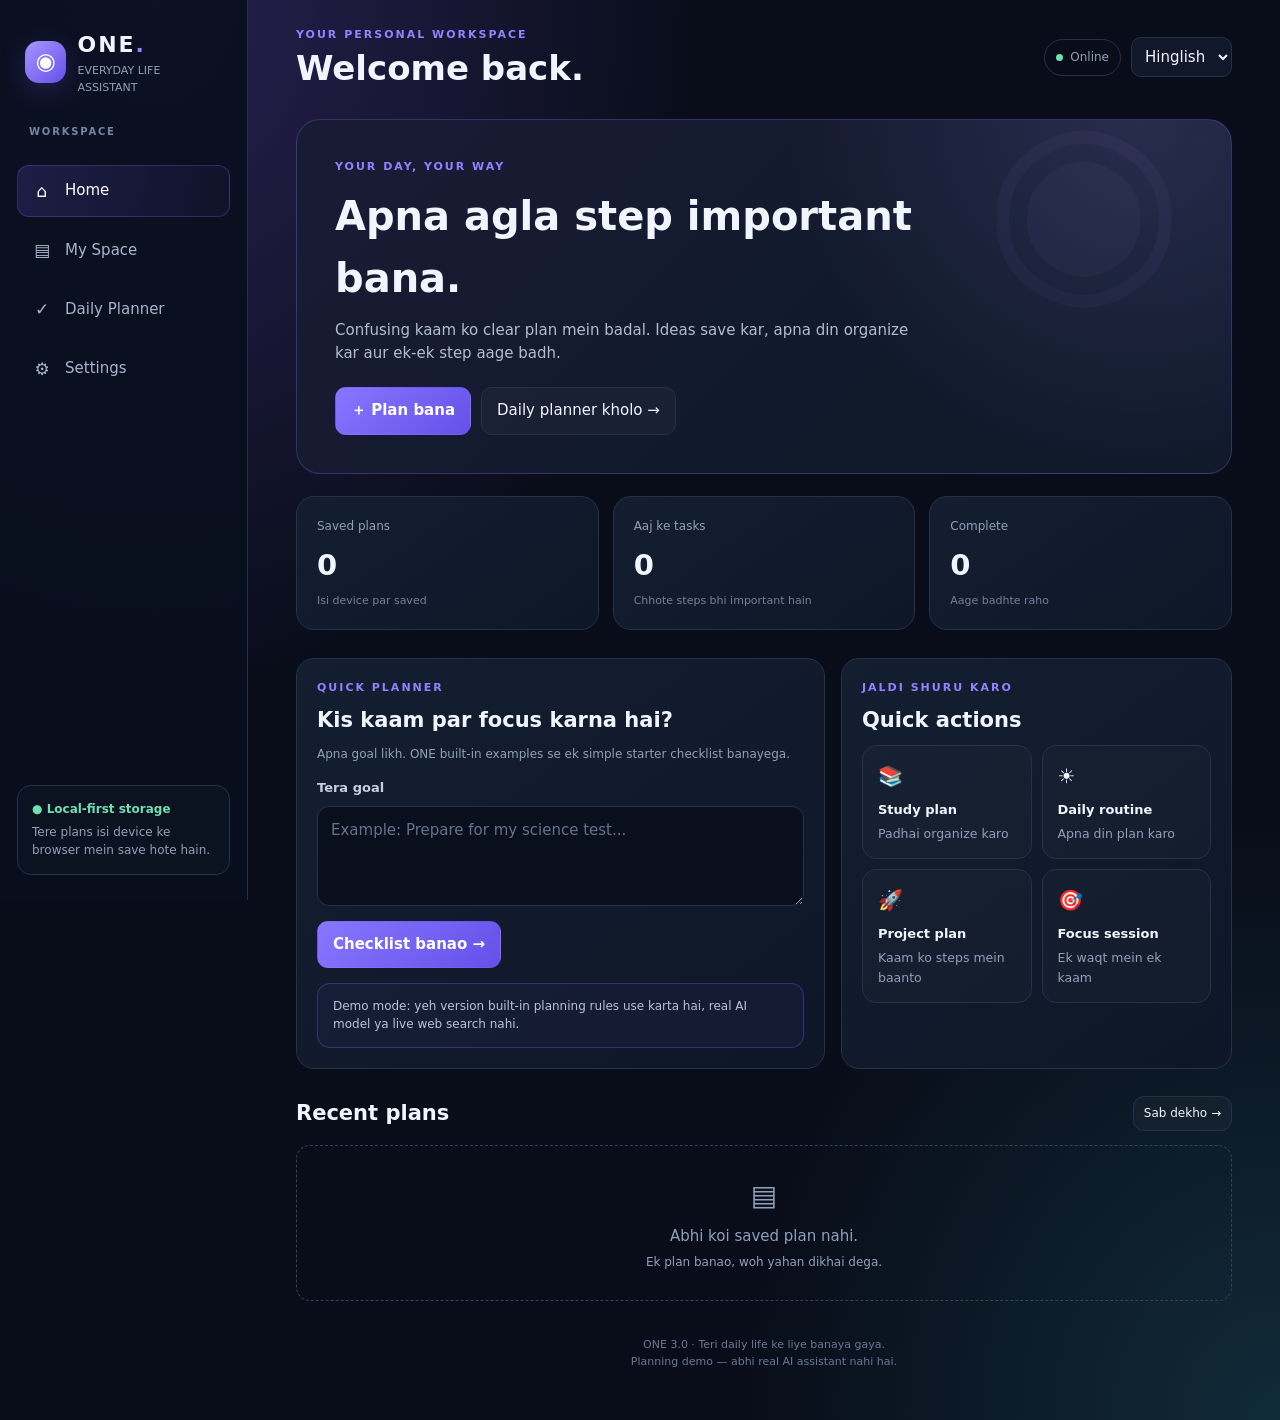
<file: index.html>
<!DOCTYPE html>
<html lang="en">
<head>
  <meta charset="UTF-8">
  <meta name="viewport" content="width=device-width, initial-scale=1">
  <meta name="theme-color" content="#080d19">
  <meta name="description" content="ONE — your everyday life planning assistant.">
  <title>ONE 3.0 — Everyday Life Assistant</title>

  <style>
    :root {
      --bg: #080d19;
      --panel: #101829;
      --panel2: #141f33;
      --border: #25324a;
      --text: #f1f5ff;
      --muted: #91a0ba;
      --purple: #9581ff;
      --purple2: #7865ff;
      --green: #6fe0b0;
      --red: #ff8294;
      --radius: 18px;
    }

    * { box-sizing: border-box; }

    body {
      margin: 0;
      min-height: 100vh;
      background:
        radial-gradient(ellipse at 12% 0%, #282050 0%, transparent 35%),
        radial-gradient(ellipse at 100% 100%, #112b38 0%, transparent 30%),
        var(--bg);
      color: var(--text);
      font: 15px/1.55 Inter, ui-sans-serif, system-ui, -apple-system,
        BlinkMacSystemFont, "Segoe UI", sans-serif;
    }

    button, input, textarea, select { font: inherit; }
    button { cursor: pointer; }
    button:focus-visible, input:focus-visible,
    textarea:focus-visible, select:focus-visible, a:focus-visible {
      outline: 2px solid var(--purple);
      outline-offset: 3px;
    }

    .app {
      min-height: 100vh;
      display: grid;
      grid-template-columns: 248px minmax(0, 1fr);
    }

    .sidebar {
      position: sticky;
      top: 0;
      height: 100vh;
      padding: 25px 17px;
      background: rgba(9, 15, 29, .88);
      border-right: 1px solid var(--border);
      display: flex;
      flex-direction: column;
      gap: 25px;
    }

    .brand {
      display: flex;
      align-items: center;
      gap: 11px;
      padding: 3px 8px;
    }

    .brand-mark {
      display: grid;
      place-items: center;
      width: 42px;
      height: 42px;
      border-radius: 14px;
      background: linear-gradient(135deg, #a696ff, #6550e9);
      color: white;
      font-size: 23px;
      box-shadow: 0 8px 28px #7865ff35;
    }

    .brand-name { font-size: 22px; font-weight: 800; letter-spacing: 2px; }
    .brand-sub { color: var(--muted); font-size: 11px; }

    .nav-label {
      padding: 0 12px;
      color: #7585a2;
      font-size: 10px;
      font-weight: 800;
      letter-spacing: 1.8px;
      text-transform: uppercase;
    }

    .nav { display: grid; gap: 7px; }

    .nav-btn {
      width: 100%;
      border: 1px solid transparent;
      background: transparent;
      color: #a9b5cc;
      text-align: left;
      padding: 12px 13px;
      border-radius: 12px;
      display: flex;
      align-items: center;
      gap: 12px;
      transition: .18s ease;
    }

    .nav-btn:hover { background: #ffffff08; color: white; }

    .nav-btn.active {
      color: white;
      border-color: #8975ff40;
      background: linear-gradient(100deg, #7865ff2c, #7865ff0b);
    }

    .nav-icon { width: 22px; text-align: center; font-size: 17px; }

    .sidebar-bottom { margin-top: auto; }

    .local-note {
      padding: 14px;
      border: 1px solid var(--border);
      border-radius: 14px;
      background: #ffffff04;
      color: var(--muted);
      font-size: 12px;
    }

    .local-note strong { display: block; color: var(--green); margin-bottom: 4px; }

    .main { min-width: 0; padding: 26px clamp(16px, 4vw, 48px) 50px; }

    .topbar {
      display: flex;
      justify-content: space-between;
      align-items: center;
      gap: 16px;
      margin-bottom: 30px;
    }

    .eyebrow {
      color: var(--purple);
      font-size: 11px;
      font-weight: 800;
      letter-spacing: 2px;
      text-transform: uppercase;
    }

    h1 { margin: 5px 0 0; font-size: clamp(25px, 4vw, 34px); line-height: 1.2; }
    h2 { margin: 0 0 8px; font-size: 21px; }
    h3 { margin: 0 0 8px; font-size: 16px; }
    p { margin-top: 0; }
    .muted { color: var(--muted); }
    .small { font-size: 12px; }

    .top-actions { display: flex; align-items: center; gap: 10px; }

    .status {
      display: flex;
      align-items: center;
      gap: 7px;
      color: var(--muted);
      font-size: 12px;
      padding: 8px 11px;
      border: 1px solid var(--border);
      border-radius: 999px;
      white-space: nowrap;
    }

    .status-dot {
      width: 7px;
      height: 7px;
      border-radius: 50%;
      background: var(--green);
    }

    .lang-select {
      max-width: 135px;
      padding: 9px;
      border-radius: 10px;
      border: 1px solid var(--border);
      background: var(--panel);
      color: var(--text);
    }

    .view { display: none; }
    .view.active { display: block; animation: appear .2s ease; }
    @keyframes appear { from { opacity: .5; transform: translateY(4px); } to { opacity: 1; transform: none; } }

    .hero {
      position: relative;
      overflow: hidden;
      padding: clamp(23px, 4vw, 38px);
      border: 1px solid #8975ff45;
      border-radius: 24px;
      background:
        radial-gradient(circle at 90% 0%, #a38cff2a, transparent 38%),
        linear-gradient(135deg, #191b35, #101a2b 65%);
      margin-bottom: 22px;
    }

    .hero::after {
      content: "◉";
      position: absolute;
      right: 5%;
      top: -35px;
      font-size: clamp(120px, 20vw, 230px);
      line-height: 1;
      color: #b4a6ff0b;
      pointer-events: none;
    }

    .hero h2 { font-size: clamp(26px, 4vw, 40px); max-width: 580px; margin: 10px 0; }
    .hero p { max-width: 600px; color: #b0bdd2; }

    .hero-actions { display: flex; flex-wrap: wrap; gap: 10px; margin-top: 22px; position: relative; z-index: 1; }

    .btn {
      border: 1px solid var(--border);
      border-radius: 11px;
      padding: 11px 15px;
      background: #ffffff07;
      color: var(--text);
      transition: .18s ease;
    }

    .btn:hover { border-color: #8975ff8a; transform: translateY(-1px); }
    .btn.primary { background: linear-gradient(135deg, #8976ff, #6550e9); border-color: transparent; color: white; font-weight: 700; }
    .btn.danger { color: var(--red); }
    .btn.small-btn { padding: 7px 10px; font-size: 12px; }

    .stats {
      display: grid;
      grid-template-columns: repeat(3, minmax(0, 1fr));
      gap: 14px;
      margin-bottom: 28px;
    }

    .stat, .card {
      background: linear-gradient(145deg, #131e31, #0e1727);
      border: 1px solid var(--border);
      border-radius: var(--radius);
      padding: 20px;
      min-width: 0;
    }

    .stat-label { color: var(--muted); font-size: 12px; }
    .stat-number { margin-top: 8px; font-size: 29px; font-weight: 800; }
    .stat-foot { color: #71829f; font-size: 11px; margin-top: 4px; }

    .section-head {
      display: flex;
      justify-content: space-between;
      align-items: center;
      gap: 12px;
      margin: 27px 0 14px;
    }

    .section-head h2 { margin: 0; }

    .grid-two { display: grid; grid-template-columns: minmax(0, 1.15fr) minmax(0, .85fr); gap: 16px; }

    .field { display: grid; gap: 7px; margin: 15px 0; }
    .field label { color: #c4cfe1; font-size: 13px; font-weight: 600; }

    .control {
      width: 100%;
      min-width: 0;
      border: 1px solid var(--border);
      border-radius: 12px;
      padding: 12px 13px;
      background: #090f1c;
      color: var(--text);
    }

    .control::placeholder { color: #64738d; }
    textarea.control { resize: vertical; min-height: 100px; }

    .quick-actions { display: grid; grid-template-columns: repeat(2, minmax(0, 1fr)); gap: 10px; }

    .quick-card {
      padding: 15px;
      border: 1px solid var(--border);
      border-radius: 14px;
      background: #ffffff04;
      color: var(--text);
      text-align: left;
    }

    .quick-card:hover { background: #7865ff12; border-color: #7865ff70; }
    .quick-card span { display: block; font-size: 20px; margin-bottom: 8px; }
    .quick-card strong { display: block; font-size: 13px; }
    .quick-card small { display: block; color: var(--muted); margin-top: 4px; }

    .plan-list, .task-list { display: grid; gap: 10px; }

    .plan-item {
      padding: 15px;
      border: 1px solid var(--border);
      border-radius: 14px;
      background: #ffffff04;
    }

    .plan-top { display: flex; justify-content: space-between; gap: 10px; align-items: flex-start; }
    .plan-title { overflow-wrap: anywhere; font-weight: 700; }
    .plan-date { color: var(--muted); font-size: 11px; margin-top: 4px; }
    .plan-preview { color: #a9b7ce; font-size: 13px; margin: 10px 0 0; white-space: pre-wrap; overflow-wrap: anywhere; }
    .plan-actions { display: flex; flex-wrap: wrap; gap: 7px; margin-top: 12px; }

    .task-row {
      display: flex;
      align-items: flex-start;
      gap: 11px;
      padding: 12px 13px;
      border: 1px solid var(--border);
      border-radius: 12px;
      background: #ffffff03;
    }

    .task-row input { margin-top: 5px; accent-color: var(--purple2); width: 16px; height: 16px; }
    .task-content { flex: 1; min-width: 0; overflow-wrap: anywhere; }
    .task-content.done { color: #74839d; text-decoration: line-through; }
    .task-remove { border: 0; background: transparent; color: #7c8ca7; padding: 0 4px; }
    .task-remove:hover { color: var(--red); }

    .add-task-row { display: flex; gap: 8px; margin-top: 12px; }
    .add-task-row .control { flex: 1; }

    .empty {
      padding: 28px 15px;
      text-align: center;
      color: var(--muted);
      border: 1px dashed #34415b;
      border-radius: 14px;
    }

    .empty-icon { font-size: 28px; margin-bottom: 8px; }

    .progress-track { height: 7px; border-radius: 20px; background: #263148; overflow: hidden; margin-top: 12px; }
    .progress-fill { height: 100%; background: linear-gradient(90deg, #9581ff, #6fe0b0); width: 0; transition: width .2s; }

    .notice {
      border: 1px solid #7d6cfb4d;
      background: #7865ff0d;
      border-radius: 13px;
      padding: 13px 15px;
      color: #b8c3d8;
      font-size: 12px;
      margin-top: 15px;
    }

    .settings-row {
      display: flex;
      justify-content: space-between;
      align-items: center;
      gap: 15px;
      padding: 16px 0;
      border-bottom: 1px solid var(--border);
    }
    .settings-row:last-child { border-bottom: 0; }
    .settings-row strong { display: block; }
    .settings-row p { color: var(--muted); font-size: 12px; margin: 4px 0 0; }

    .footer {
      color: #687994;
      font-size: 11px;
      text-align: center;
      padding: 35px 0 0;
    }

    .toast {
      position: fixed;
      z-index: 10;
      bottom: 20px;
      left: 50%;
      transform: translate(-50%, 15px);
      background: #1d2b42;
      border: 1px solid #455572;
      color: white;
      border-radius: 12px;
      padding: 12px 17px;
      box-shadow: 0 10px 35px #0005;
      opacity: 0;
      pointer-events: none;
      transition: .2s;
      max-width: calc(100vw - 30px);
      text-align: center;
    }
    .toast.show { opacity: 1; transform: translate(-50%, 0); }

    .mobile-brand { display: none; }

    @media (max-width: 900px) {
      .app { grid-template-columns: 205px minmax(0, 1fr); }
      .sidebar { padding: 20px 12px; }
      .grid-two { grid-template-columns: 1fr; }
      .status { display: none; }
    }

    @media (max-width: 650px) {
      .app { display: block; }
      .sidebar {
        position: static;
        height: auto;
        padding: 12px 13px;
        border-right: 0;
        border-bottom: 1px solid var(--border);
        gap: 13px;
      }
      .brand { padding: 0 3px; }
      .brand-mark { width: 36px; height: 36px; }
      .brand-name { font-size: 19px; }
      .brand-sub { display: none; }
      .nav-label, .sidebar-bottom { display: none; }
      .nav { display: flex; overflow-x: auto; gap: 6px; padding-bottom: 2px; }
      .nav-btn { width: auto; flex: 0 0 auto; padding: 9px 11px; font-size: 12px; gap: 7px; }
      .nav-icon { width: auto; font-size: 15px; }
      .main { padding: 21px 14px 35px; }
      .topbar { margin-bottom: 22px; }
      .topbar h1 { font-size: 26px; }
      .lang-select { max-width: 112px; font-size: 12px; }
      .stats { gap: 8px; }
      .stat { padding: 13px 10px; border-radius: 14px; }
      .stat-number { font-size: 23px; }
      .stat-label { font-size: 11px; }
      .stat-foot { font-size: 10px; }
      .hero { padding: 23px 18px; border-radius: 19px; }
      .hero h2 { font-size: 27px; }
      .card { padding: 16px; }
      .quick-actions { gap: 8px; }
      .quick-card { padding: 12px; }
      .section-head { margin-top: 23px; }
    }

    @media (prefers-reduced-motion: reduce) {
      *, *::before, *::after { animation: none !important; transition: none !important; }
    }
  </style>
</head>

<body>
  <div class="app">
    <aside class="sidebar">
      <div class="brand">
        <div class="brand-mark" aria-hidden="true">◉</div>
        <div>
          <div class="brand-name">ONE<span style="color:var(--purple)">.</span></div>
          <div class="brand-sub">EVERYDAY LIFE ASSISTANT</div>
        </div>
      </div>

      <div class="nav-label" data-i18n="workspace">WORKSPACE</div>
      <nav class="nav" aria-label="Main navigation">
        <button class="nav-btn active" data-view="home"><span class="nav-icon">⌂</span><span data-i18n="home">Home</span></button>
        <button class="nav-btn" data-view="space"><span class="nav-icon">▤</span><span data-i18n="mySpace">My Space</span></button>
        <button class="nav-btn" data-view="planner"><span class="nav-icon">✓</span><span data-i18n="planner">Daily Planner</span></button>
        <button class="nav-btn" data-view="settings"><span class="nav-icon">⚙</span><span data-i18n="settings">Settings</span></button>
      </nav>

      <div class="sidebar-bottom">
        <div class="local-note">
          <strong>● <span data-i18n="localFirst">Local-first storage</span></strong>
          <span data-i18n="localNote">Your plans are saved in this browser on this device.</span>
        </div>
      </div>
    </aside>

    <main class="main">
      <header class="topbar">
        <div>
          <div class="eyebrow">YOUR PERSONAL WORKSPACE</div>
          <h1 id="pageTitle">Welcome back.</h1>
        </div>
        <div class="top-actions">
          <div class="status"><span class="status-dot"></span><span id="connectionStatus">Ready</span></div>
          <select class="lang-select" id="languageSelect" aria-label="Choose language">
            <option value="hinglish">Hinglish</option>
            <option value="hi">हिन्दी</option>
            <option value="en">English</option>
          </select>
        </div>
      </header>

      <!-- HOME -->
      <section class="view active" id="view-home">
        <div class="hero">
          <div class="eyebrow" data-i18n="yourDay">YOUR DAY, YOUR WAY</div>
          <h2 data-i18n="heroTitle">Make your next step count.</h2>
          <p data-i18n="heroText">Turn a confusing task into a clear plan. Keep your ideas, organize your day, and move forward one step at a time.</p>
          <div class="hero-actions">
            <button class="btn primary" id="startPlanBtn" data-i18n="makePlan">＋ Make a plan</button>
            <button class="btn" id="openPlannerBtn" data-i18n="openPlanner">Open daily planner →</button>
          </div>
        </div>

        <div class="stats">
          <div class="stat">
            <div class="stat-label" data-i18n="savedPlans">Saved plans</div>
            <div class="stat-number" id="planCount">0</div>
            <div class="stat-foot" data-i18n="storedHere">Stored on this device</div>
          </div>
          <div class="stat">
            <div class="stat-label" data-i18n="tasksToday">Tasks for today</div>
            <div class="stat-number" id="taskCount">0</div>
            <div class="stat-foot" data-i18n="smallSteps">Small steps matter</div>
          </div>
          <div class="stat">
            <div class="stat-label" data-i18n="completed">Completed</div>
            <div class="stat-number" id="completedCount">0</div>
            <div class="stat-foot" data-i18n="keepGoing">Keep going</div>
          </div>
        </div>

        <div class="grid-two">
          <div class="card" id="askCard">
            <div class="eyebrow" data-i18n="quickPlanner">QUICK PLANNER</div>
            <h2 style="margin-top:8px" data-i18n="whatToWorkOn">What do you want to work on?</h2>
            <p class="muted small" data-i18n="describeGoal">Describe your goal. ONE will make a simple starter checklist from built-in examples.</p>

            <form id="askForm">
              <div class="field">
                <label for="goalInput" data-i18n="yourGoal">Your goal</label>
                <textarea class="control" id="goalInput" maxlength="1500" required placeholder="Example: Prepare for my science test..."></textarea>
              </div>
              <button class="btn primary" type="submit" data-i18n="createChecklist">Create checklist →</button>
            </form>
            <div class="notice" data-i18n="demoNotice">Demo mode: this version uses built-in planning rules, not a real AI model or live internet search.</div>
          </div>

          <div class="card">
            <div class="eyebrow" data-i18n="jumpIn">JUMP RIGHT IN</div>
            <h2 style="margin-top:8px" data-i18n="quickActions">Quick actions</h2>
            <div class="quick-actions">
              <button class="quick-card" data-template="study"><span>📚</span><strong data-i18n="studyPlan">Study plan</strong><small data-i18n="studySmall">Organize learning</small></button>
              <button class="quick-card" data-template="day"><span>☀️</span><strong data-i18n="dailyPlan">Daily routine</strong><small data-i18n="daySmall">Plan your day</small></button>
              <button class="quick-card" data-template="project"><span>🚀</span><strong data-i18n="projectPlan">Project plan</strong><small data-i18n="projectSmall">Break it into steps</small></button>
              <button class="quick-card" data-template="focus"><span>🎯</span><strong data-i18n="focusPlan">Focus session</strong><small data-i18n="focusSmall">One thing at a time</small></button>
            </div>
          </div>
        </div>

        <div class="section-head">
          <h2 data-i18n="recentPlans">Recent plans</h2>
          <button class="btn small-btn" data-go="space" data-i18n="viewAll">View all →</button>
        </div>
        <div class="plan-list" id="recentPlans"></div>
      </section>

      <!-- MY SPACE -->
      <section class="view" id="view-space">
        <div class="card">
          <div class="eyebrow" data-i18n="yourLibrary">YOUR LIBRARY</div>
          <h2 style="margin-top:8px" data-i18n="mySavedPlans">My saved plans</h2>
          <p class="muted" data-i18n="savedPlansInfo">Your saved plans stay in this browser unless its site data is cleared.</p>
          <div class="plan-list" id="allPlans"></div>
        </div>
      </section>

      <!-- DAILY PLANNER -->
      <section class="view" id="view-planner">
        <div class="grid-two">
          <div class="card">
            <div class="eyebrow" data-i18n="dailyFocus">DAILY FOCUS</div>
            <h2 style="margin-top:8px" data-i18n="todayPlan">Your task list</h2>
            <p class="muted small" id="todayDate"></p>
            <div class="progress-track"><div class="progress-fill" id="taskProgress"></div></div>
            <p class="muted small" id="progressText" style="margin-top:9px">0% complete</p>
            <div class="task-list" id="taskList"></div>
            <form class="add-task-row" id="addTaskForm">
              <input class="control" id="newTaskInput" maxlength="180" required data-i18n-placeholder="addTaskPlaceholder" placeholder="Add a task...">
              <button class="btn primary" type="submit" aria-label="Add task">＋</button>
            </form>
          </div>

          <div class="card">
            <div class="eyebrow" data-i18n="gentleReminder">A GENTLE REMINDER</div>
            <h2 style="margin-top:8px" data-i18n="progressNotPerfect">Progress, not perfection.</h2>
            <p class="muted" data-i18n="reminderText">You don't need to finish everything at once. Pick one useful next step and start there.</p>
            <div class="notice" data-i18n="offlineReminder">Your saved checklist can work offline after ONE has loaded and its offline support is installed.</div>
            <div style="margin-top:18px">
              <button class="btn" id="clearCompletedBtn" data-i18n="clearCompleted">Remove completed tasks</button>
            </div>
          </div>
        </div>
      </section>

      <!-- SETTINGS -->
      <section class="view" id="view-settings">
        <div class="card">
          <div class="eyebrow" data-i18n="preferences">PREFERENCES</div>
          <h2 style="margin-top:8px" data-i18n="settingsTitle">Settings & data</h2>

          <div class="settings-row">
            <div>
              <strong data-i18n="appLanguage">App language</strong>
              <p data-i18n="languageDescription">Choose how ONE displays supported labels.</p>
            </div>
            <select class="lang-select" id="settingsLanguage" aria-label="App language">
              <option value="hinglish">Hinglish</option>
              <option value="hi">हिन्दी</option>
              <option value="en">English</option>
            </select>
          </div>

          <div class="settings-row">
            <div>
              <strong data-i18n="exportData">Export your data</strong>
              <p data-i18n="exportDescription">Download your plans and tasks as a JSON file.</p>
            </div>
            <button class="btn" id="exportBtn" data-i18n="exportButton">Export JSON</button>
          </div>

          <div class="settings-row">
            <div>
              <strong data-i18n="deleteData">Delete local data</strong>
              <p data-i18n="deleteDescription">Permanently remove saved plans and tasks from this browser.</p>
            </div>
            <button class="btn danger" id="deleteDataBtn" data-i18n="deleteButton">Delete data</button>
          </div>

          <div class="notice" data-i18n="privacyNotice">ONE stores these items locally in your browser. This demo does not create an online account or sync data across devices. Export anything important before deleting browser data.</div>
        </div>
      </section>

      <footer class="footer">
        ONE 3.0 · <span data-i18n="builtForYourDay">Built for your everyday life.</span><br>
        <span data-i18n="notRealAI">Planning demo — not a real AI assistant yet.</span>
      </footer>
    </main>
  </div>

  <div class="toast" id="toast" role="status" aria-live="polite"></div>

  <script>
  (function () {
    "use strict";

    const KEYS = {
      saved: "one20_saved",
      tasks: "one20_tasks",
      language: "one20_language"
    };

    const translations = {
      hinglish: {
        workspace:"WORKSPACE", home:"Home", mySpace:"My Space",
        planner:"Daily Planner", settings:"Settings",
        localFirst:"Local-first storage",
        localNote:"Tere plans isi device ke browser mein save hote hain.",
        yourDay:"YOUR DAY, YOUR WAY",
        heroTitle:"Apna agla step important bana.",
        heroText:"Confusing kaam ko clear plan mein badal. Ideas save kar, apna din organize kar aur ek-ek step aage badh.",
        makePlan:"＋ Plan bana", openPlanner:"Daily planner kholo →",
        savedPlans:"Saved plans", storedHere:"Isi device par saved",
        tasksToday:"Aaj ke tasks", smallSteps:"Chhote steps bhi important hain",
        completed:"Complete", keepGoing:"Aage badhte raho",
        quickPlanner:"QUICK PLANNER", whatToWorkOn:"Kis kaam par focus karna hai?",
        describeGoal:"Apna goal likh. ONE built-in examples se ek simple starter checklist banayega.",
        yourGoal:"Tera goal", createChecklist:"Checklist banao →",
        demoNotice:"Demo mode: yeh version built-in planning rules use karta hai, real AI model ya live web search nahi.",
        jumpIn:"JALDI SHURU KARO", quickActions:"Quick actions",
        studyPlan:"Study plan", studySmall:"Padhai organize karo",
        dailyPlan:"Daily routine", daySmall:"Apna din plan karo",
        projectPlan:"Project plan", projectSmall:"Kaam ko steps mein baanto",
        focusPlan:"Focus session", focusSmall:"Ek waqt mein ek kaam",
        recentPlans:"Recent plans", viewAll:"Sab dekho →",
        yourLibrary:"YOUR LIBRARY", mySavedPlans:"Mere saved plans",
        savedPlansInfo:"Plans isi browser mein rehte hain jab tak site data clear na ho.",
        dailyFocus:"DAILY FOCUS", todayPlan:"Teri task list",
        addTaskPlaceholder:"Naya task add karo...",
        gentleReminder:"EK CHHOTI YAAD", progressNotPerfect:"Progress, perfection nahi.",
        reminderText:"Sab kuch ek saath karna zaroori nahi. Ek useful step chuno aur shuru karo.",
        offlineReminder:"ONE load ho jaane aur offline support install hone ke baad saved checklist offline kaam kar sakti hai.",
        clearCompleted:"Complete tasks hatao",
        preferences:"PREFERENCES", settingsTitle:"Settings aur data",
        appLanguage:"App language", languageDescription:"ONE ki supported labels ki language chuno.",
        exportData:"Apna data export karo",
        exportDescription:"Plans aur tasks ki JSON file download karo.",
        exportButton:"Export JSON", deleteData:"Local data delete karo",
        deleteDescription:"Is browser se saved plans aur tasks permanently hatao.",
        deleteButton:"Data delete karo",
        privacyNotice:"ONE yeh data browser mein locally save karta hai. Is demo mein online account ya device sync nahi hai. Browser data delete karne se pehle zaroori cheez export kar lo.",
        builtForYourDay:"Teri daily life ke liye banaya gaya.",
        notRealAI:"Planning demo — abhi real AI assistant nahi hai.",
        welcome:"Welcome back.", ready:"Ready", noPlans:"Abhi koi saved plan nahi.",
        noPlansHint:"Ek plan banao, woh yahan dikhai dega.",
        noTasks:"Abhi koi task nahi. Neeche apna pehla task add kar.",
        taskProgress:"complete", saved:"Plan save ho gaya.",
        taskAdded:"Task add ho gaya.", taskRemoved:"Task hata diya.",
        planDeleted:"Plan delete ho gaya.", confirmDelete:"Kya tu saara local data delete karna chahta hai? Yeh undo nahi hoga.",
        allDeleted:"Local data delete ho gaya.", exported:"Data export ho gaya.",
        enterGoal:"Pehle apna goal likh.", planCreated:"Checklist ban gayi aur save ho gayi.",
        open:"Open", delete:"Delete", steps:"steps", today:"Aaj",
        taskExists:"Task likhkar add kar.", defaultPlan:"Mera plan",
        task1:"Goal ko chhote steps mein baanto",
        task2:"Sabse zaroori step pehle karo",
        task3:"Progress check karke next step chuno"
      },
      en: {
        workspace:"WORKSPACE", home:"Home", mySpace:"My Space",
        planner:"Daily Planner", settings:"Settings",
        localFirst:"Local-first storage",
        localNote:"Your plans are saved in this browser on this device.",
        yourDay:"YOUR DAY, YOUR WAY",
        heroTitle:"Make your next step count.",
        heroText:"Turn a confusing task into a clear plan. Keep your ideas, organize your day, and move forward one step at a time.",
        makePlan:"＋ Make a plan", openPlanner:"Open daily planner →",
        savedPlans:"Saved plans", storedHere:"Stored on this device",
        tasksToday:"Tasks for today", smallSteps:"Small steps matter",
        completed:"Completed", keepGoing:"Keep going",
        quickPlanner:"QUICK PLANNER", whatToWorkOn:"What do you want to work on?",
        describeGoal:"Describe your goal. ONE will make a simple starter checklist from built-in examples.",
        yourGoal:"Your goal", createChecklist:"Create checklist →",
        demoNotice:"Demo mode: this version uses built-in planning rules, not a real AI model or live internet search.",
        jumpIn:"JUMP RIGHT IN", quickActions:"Quick actions",
        studyPlan:"Study plan", studySmall:"Organize learning",
        dailyPlan:"Daily routine", daySmall:"Plan your day",
        projectPlan:"Project plan", projectSmall:"Break it into steps",
        focusPlan:"Focus session", focusSmall:"One thing at a time",
        recentPlans:"Recent plans", viewAll:"View all →",
        yourLibrary:"YOUR LIBRARY", mySavedPlans:"My saved plans",
        savedPlansInfo:"Your plans stay in this browser unless its site data is cleared.",
        dailyFocus:"DAILY FOCUS", todayPlan:"Your task list",
        addTaskPlaceholder:"Add a task...",
        gentleReminder:"A GENTLE REMINDER", progressNotPerfect:"Progress, not perfection.",
        reminderText:"You don't need to finish everything at once. Pick one useful next step and start there.",
        offlineReminder:"Your saved checklist can work offline after ONE has loaded and offline support is installed.",
        clearCompleted:"Remove completed tasks",
        preferences:"PREFERENCES", settingsTitle:"Settings & data",
        appLanguage:"App language", languageDescription:"Choose how ONE displays supported labels.",
        exportData:"Export your data",
        exportDescription:"Download your plans and tasks as a JSON file.",
        exportButton:"Export JSON", deleteData:"Delete local data",
        deleteDescription:"Permanently remove saved plans and tasks from this browser.",
        deleteButton:"Delete data",
        privacyNotice:"ONE stores these items locally in your browser. This demo does not create an online account or sync data across devices. Export anything important before deleting browser data.",
        builtForYourDay:"Built for your everyday life.",
        notRealAI:"Planning demo — not a real AI assistant yet.",
        welcome:"Welcome back.", ready:"Ready", noPlans:"No saved plans yet.",
        noPlansHint:"Create a plan and it will appear here.",
        noTasks:"No tasks yet. Add your first task below.",
        taskProgress:"complete", saved:"Plan saved.",
        taskAdded:"Task added.", taskRemoved:"Task removed.",
        planDeleted:"Plan deleted.", confirmDelete:"Delete all local data? This cannot be undone.",
        allDeleted:"Local data deleted.", exported:"Data exported.",
        enterGoal:"Please enter your goal first.", planCreated:"Checklist created and saved.",
        open:"Open", delete:"Delete", steps:"steps", today:"Today",
        taskExists:"Enter a task first.", defaultPlan:"My plan",
        task1:"Break the goal into smaller steps",
        task2:"Work on the most important step first",
        task3:"Review progress and choose the next step"
      },
      hi: {
        workspace:"कार्यस्थल", home:"होम", mySpace:"मेरी जगह",
        planner:"दैनिक योजनाकार", settings:"सेटिंग्स",
        localFirst:"डिवाइस में सेव",
        localNote:"आपकी योजनाएँ इसी डिवाइस के ब्राउज़र में सेव होती हैं।",
        yourDay:"आपका दिन, आपका तरीका",
        heroTitle:"अगला कदम महत्वपूर्ण बनाइए।",
        heroText:"किसी कठिन काम को आसान योजना में बदलें। अपने विचार सेव करें और एक-एक कदम आगे बढ़ें।",
        makePlan:"＋ योजना बनाएँ", openPlanner:"दैनिक योजनाकार खोलें →",
        savedPlans:"सेव की गई योजनाएँ", storedHere:"इसी डिवाइस में सेव",
        tasksToday:"आज के काम", smallSteps:"छोटे कदम भी मायने रखते हैं",
        completed:"पूरे हुए", keepGoing:"आगे बढ़ते रहें",
        quickPlanner:"त्वरित योजनाकार", whatToWorkOn:"आप किस काम पर ध्यान देना चाहते हैं?",
        describeGoal:"अपना लक्ष्य लिखें। ONE उदाहरणों से एक शुरुआती चेकलिस्ट बनाएगा।",
        yourGoal:"आपका लक्ष्य", createChecklist:"चेकलिस्ट बनाएँ →",
        demoNotice:"डेमो मोड: यह संस्करण तय नियमों का उपयोग करता है, असली AI मॉडल या लाइव वेब सर्च का नहीं।",
        jumpIn:"जल्दी शुरू करें", quickActions:"त्वरित विकल्प",
        studyPlan:"पढ़ाई की योजना", studySmall:"पढ़ाई व्यवस्थित करें",
        dailyPlan:"दैनिक दिनचर्या", daySmall:"दिन की योजना बनाएँ",
        projectPlan:"प्रोजेक्ट योजना", projectSmall:"काम को चरणों में बाँटें",
        focusPlan:"ध्यान सत्र", focusSmall:"एक समय में एक काम",
        recentPlans:"हाल की योजनाएँ", viewAll:"सभी देखें →",
        yourLibrary:"आपकी लाइब्रेरी", mySavedPlans:"मेरी सेव योजनाएँ",
        savedPlansInfo:"वेबसाइट का डेटा साफ़ करने तक योजनाएँ इसी ब्राउज़र में रहेंगी।",
        dailyFocus:"आज का ध्यान", todayPlan:"आपकी कामों की सूची",
        addTaskPlaceholder:"नया काम जोड़ें...",
        gentleReminder:"एक छोटी याद", progressNotPerfect:"प्रगति ज़रूरी है, पूर्णता नहीं।",
        reminderText:"सब कुछ एक साथ करना ज़रूरी नहीं। एक उपयोगी कदम चुनें और शुरू करें।",
        offlineReminder:"ONE लोड होने और ऑफलाइन सहायता इंस्टॉल होने के बाद सेव चेकलिस्ट ऑफलाइन काम कर सकती है।",
        clearCompleted:"पूरे हुए काम हटाएँ",
        preferences:"पसंद", settingsTitle:"सेटिंग्स और डेटा",
        appLanguage:"ऐप की भाषा", languageDescription:"ONE के उपलब्ध लेबल की भाषा चुनें।",
        exportData:"डेटा एक्सपोर्ट करें",
        exportDescription:"अपनी योजनाओं और कामों की JSON फ़ाइल डाउनलोड करें।",
        exportButton:"JSON एक्सपोर्ट", deleteData:"लोकल डेटा हटाएँ",
        deleteDescription:"इस ब्राउज़र से सेव योजनाएँ और काम स्थायी रूप से हटाएँ।",
        deleteButton:"डेटा हटाएँ",
        privacyNotice:"ONE यह डेटा आपके ब्राउज़र में सेव करता है। इस डेमो में ऑनलाइन अकाउंट या डिवाइस सिंक नहीं है। ब्राउज़र डेटा हटाने से पहले ज़रूरी डेटा एक्सपोर्ट करें।",
        builtForYourDay:"आपके रोज़मर्रा के जीवन के लिए।",
        notRealAI:"योजना बनाने का डेमो — अभी असली AI सहायक नहीं।",
        welcome:"वापस स्वागत है।", ready:"तैयार",
        noPlans:"अभी कोई सेव योजना नहीं है।",
        noPlansHint:"एक योजना बनाएँ, वह यहाँ दिखाई देगी।",
        noTasks:"अभी कोई काम नहीं है। नीचे पहला काम जोड़ें।",
        taskProgress:"पूरा", saved:"योजना सेव हो गई।",
        taskAdded:"काम जोड़ दिया गया।", taskRemoved:"काम हटा दिया गया।",
        planDeleted:"योजना हटा दी गई।",
        confirmDelete:"क्या आप सारा लोकल डेटा हटाना चाहते हैं? इसे वापस नहीं किया जा सकता।",
        allDeleted:"लोकल डेटा हटा दिया गया।", exported:"डेटा एक्सपोर्ट हो गया।",
        enterGoal:"पहले अपना लक्ष्य लिखें।", planCreated:"चेकलिस्ट बन गई और सेव हो गई।",
        open:"खोलें", delete:"हटाएँ", steps:"चरण", today:"आज",
        taskExists:"पहले कोई काम लिखें।", defaultPlan:"मेरी योजना",
        task1:"लक्ष्य को छोटे चरणों में बाँटें",
        task2:"सबसे ज़रूरी चरण पहले करें",
        task3:"प्रगति देखें और अगला चरण चुनें"
      }
    };

    const templates = {
      study: {
        title: { hinglish:"Study plan", en:"Study plan", hi:"पढ़ाई की योजना" },
        tasks: ["Revise the topic","Practice questions","Review mistakes"]
      },
      day: {
        title: { hinglish:"Daily routine", en:"Daily routine", hi:"दैनिक दिनचर्या" },
        tasks: ["Choose today's priorities","Finish one important task","Review the day"]
      },
      project: {
        title: { hinglish:"Project plan", en:"Project plan", hi:"प्रोजेक्ट योजना" },
        tasks: ["Define the goal","Build a small first version","Test and improve"]
      },
      focus: {
        title: { hinglish:"Focus session", en:"Focus session", hi:"ध्यान सत्र" },
        tasks: ["Choose one task","Work without switching tasks","Review what you finished"]
      }
    };

    const $ = (selector) => document.querySelector(selector);
    const $$ = (selector) => Array.from(document.querySelectorAll(selector));

    function readJSON(key, fallback) {
      try {
        const value = localStorage.getItem(key);
        return value === null ? fallback : JSON.parse(value);
      } catch (error) {
        console.warn("Could not read local data:", error);
        return fallback;
      }
    }

    let savedPlans = readJSON(KEYS.saved, []);
    let tasks = readJSON(KEYS.tasks, []);
    let language = localStorage.getItem(KEYS.language) || "hinglish";

    if (!Array.isArray(savedPlans)) savedPlans = [];
    if (!Array.isArray(tasks)) tasks = [];
    if (!translations[language]) language = "hinglish";

    function t(key) {
      return (translations[language] && translations[language][key]) ||
        translations.hinglish[key] || key;
    }

    function saveData() {
      try {
        localStorage.setItem(KEYS.saved, JSON.stringify(savedPlans));
        localStorage.setItem(KEYS.tasks, JSON.stringify(tasks));
        localStorage.setItem(KEYS.language, language);
        return true;
      } catch (error) {
        console.error("Could not save data:", error);
        showToast("Could not save. Browser storage may be full or disabled.");
        return false;
      }
    }

    function escapeHTML(value) {
      return String(value).replace(/[&<>"']/g, (character) => ({
        "&": "&amp;",
        "<": "&lt;",
        ">": "&gt;",
        '"': "&quot;",
        "'": "&#39;"
      })[character]);
    }

    function showToast(message) {
      const toast = $("#toast");
      toast.textContent = message;
      toast.classList.add("show");
      clearTimeout(showToast.timeout);
      showToast.timeout = setTimeout(() => toast.classList.remove("show"), 2600);
    }

    function setView(name) {
      const validViews = ["home", "space", "planner", "settings"];
      if (!validViews.includes(name)) name = "home";

      $$(".view").forEach((view) => {
        view.classList.toggle("active", view.id === "view-" + name);
      });

      $$(".nav-btn").forEach((button) => {
        button.classList.toggle("active", button.dataset.view === name);
      });

      const titles = {
        home: t("welcome"),
        space: t("mySavedPlans"),
        planner: t("todayPlan"),
        settings: t("settingsTitle")
      };

      $("#pageTitle").textContent = titles[name];
      window.scrollTo({ top: 0, behavior: "smooth" });
    }

    function formatDate(timestamp) {
      try {
        return new Date(timestamp).toLocaleString(
          language === "hi" ? "hi-IN" : language === "en" ? "en-IN" : "en-IN",
          { dateStyle: "medium", timeStyle: "short" }
        );
      } catch (_) {
        return "";
      }
    }

    function makeChecklist(goal) {
      const normalized = goal.toLowerCase();
      let steps;

      if (/study|exam|test|science|math|maths|पढ़|परीक्षा|अध्ययन/.test(normalized)) {
        steps = [
          "Choose the topics you need to study",
          "Revise one topic at a time",
          "Practice questions",
          "Review mistakes and difficult points"
        ];
      } else if (/project|app|website|code|program|प्रोजेक्ट|ऐप|वेबसाइट/.test(normalized)) {
        steps = [
          "Write down the main goal",
          "Break the project into small parts",
          "Build and test the first small part",
          "Review what works and plan the next step"
        ];
      } else if (/clean|room|organize|साफ|व्यवस्थित/.test(normalized)) {
        steps = [
          "Choose one small area to organize",
          "Put items where they belong",
          "Finish one area before moving on",
          "Check what still needs attention"
        ];
      } else {
        steps = [
          "Define what success looks like",
          "Break the goal into smaller steps",
          "Start with the most useful first step",
          "Review progress and choose what comes next"
        ];
      }

      return steps.map((text, index) => ({
        id: createId(),
        text,
        done: false,
        order: index
      }));
    }

    function createId() {
      return Date.now().toString(36) + Math.random().toString(36).slice(2, 8);
    }

    function createPlan(title, description, steps) {
      const plan = {
        id: createId(),
        title: title.trim() || t("defaultPlan"),
        description: description.trim(),
        createdAt: Date.now(),
        steps: steps
      };

      savedPlans.unshift(plan);
      saveData();
      renderAll();
      showToast(t("planCreated"));
      return plan;
    }

    function renderPlanCard(plan) {
      const stepCount = Array.isArray(plan.steps) ? plan.steps.length : 0;
      const preview = plan.description || (plan.steps || [])
        .map((step) => step.text).slice(0, 2).join(" · ");

      return `
        <article class="plan-item">
          <div class="plan-top">
            <div>
              <div class="plan-title">${escapeHTML(plan.title)}</div>
              <div class="plan-date">${escapeHTML(formatDate(plan.createdAt))} · ${stepCount} ${escapeHTML(t("steps"))}</div>
            </div>
          </div>
          <p class="plan-preview">${escapeHTML(preview)}</p>
          <div class="plan-actions">
            <button class="btn small-btn" data-open-plan="${escapeHTML(plan.id)}">${escapeHTML(t("open"))}</button>
            <button class="btn small-btn danger" data-delete-plan="${escapeHTML(plan.id)}">${escapeHTML(t("delete"))}</button>
          </div>
        </article>
      `;
    }

    function renderPlans() {
      const empty = `<div class="empty"><div class="empty-icon">▤</div><div>${escapeHTML(t("noPlans"))}</div><div class="small" style="margin-top:5px">${escapeHTML(t("noPlansHint"))}</div></div>`;

      $("#recentPlans").innerHTML = savedPlans.length
        ? savedPlans.slice(0, 3).map(renderPlanCard).join("")
        : empty;

      $("#allPlans").innerHTML = savedPlans.length
        ? savedPlans.map(renderPlanCard).join("")
        : empty;

      $("#planCount").textContent = savedPlans.length;
    }

    function renderTasks() {
      const completed = tasks.filter((task) => task.done).length;
      const total = tasks.length;
      const percent = total ? Math.round(completed / total * 100) : 0;

      $("#taskCount").textContent = total;
      $("#completedCount").textContent = completed;
      $("#taskProgress").style.width = percent + "%";
      $("#progressText").textContent = percent + "% " + t("taskProgress");

      $("#taskList").innerHTML = tasks.length
        ? tasks.map((task) => `
          <div class="task-row">
            <input type="checkbox" data-task-check="${escapeHTML(task.id)}"
              ${task.done ? "checked" : ""}
              aria-label="Mark task complete">
            <div class="task-content ${task.done ? "done" : ""}">${escapeHTML(task.text)}</div>
            <button class="task-remove" data-remove-task="${escapeHTML(task.id)}"
              aria-label="Remove task">✕</button>
          </div>
        `).join("")
        : `<div class="empty"><div class="empty-icon">✓</div>${escapeHTML(t("noTasks"))}</div>`;
    }

    function renderAll() {
      renderPlans();
      renderTasks();
    }

    function applyLanguage() {
      document.documentElement.lang = language === "hi" ? "hi" : "en";
      $("#languageSelect").value = language;
      $("#settingsLanguage").value = language;

      $$("[data-i18n]").forEach((element) => {
        const key = element.dataset.i18n;
        if (t(key)) element.textContent = t(key);
      });

      $$("[data-i18n-placeholder]").forEach((element) => {
        element.placeholder = t(element.dataset.i18nPlaceholder);
      });

      $("#pageTitle").textContent = $(".nav-btn.active span:last-child")?.textContent || t("welcome");
      $("#todayDate").textContent = new Date().toLocaleDateString(
        language === "hi" ? "hi-IN" : "en-IN",
        { weekday: "long", year: "numeric", month: "long", day: "numeric" }
      );

      renderAll();
    }

    function loadPlanIntoTasks(planId) {
      const plan = savedPlans.find((item) => item.id === planId);
      if (!plan) return;

      const imported = (plan.steps || []).map((step) => ({
        id: createId(),
        text: step.text,
        done: Boolean(step.done)
      }));

      tasks = tasks.concat(imported);
      saveData();
      renderTasks();
      setView("planner");
      showToast(t("taskAdded"));
    }

    function deletePlan(planId) {
      savedPlans = savedPlans.filter((plan) => plan.id !== planId);
      saveData();
      renderPlans();
      $("#planCount").textContent = savedPlans.length;
      showToast(t("planDeleted"));
    }

    // Navigation
    $$(".nav-btn").forEach((button) => {
      button.addEventListener("click", () => setView(button.dataset.view));
    });

    $$("[data-go]").forEach((button) => {
      button.addEventListener("click", () => setView(button.dataset.go));
    });

    $("#startPlanBtn").addEventListener("click", () => {
      setView("home");
      $("#goalInput").focus();
      $("#askCard").scrollIntoView({ behavior: "smooth", block: "center" });
    });

    $("#openPlannerBtn").addEventListener("click", () => setView("planner"));

    // Goal to checklist
    $("#askForm").addEventListener("submit", (event) => {
      event.preventDefault();
      const goal = $("#goalInput").value.trim();

      if (!goal) {
        showToast(t("enterGoal"));
        return;
      }

      const steps = makeChecklist(goal);
      createPlan(goal.length > 55 ? goal.slice(0, 52) + "..." : goal, goal, steps);
      $("#goalInput").value = "";
    });

    // Quick template buttons
    $$(".quick-card").forEach((button) => {
      button.addEventListener("click", () => {
        const template = templates[button.dataset.template];
        if (!template) return;

        const title = template.title[language] || template.title.hinglish;
        const steps = template.tasks.map((text, index) => ({
          id: createId(),
          text: text,
          done: false,
          order: index
        }));

        createPlan(title, title, steps);
      });
    });

    // Plan card actions
    document.addEventListener("click", (event) => {
      const openButton = event.target.closest("[data-open-plan]");
      const deleteButton = event.target.closest("[data-delete-plan]");

      if (openButton) {
        loadPlanIntoTasks(openButton.dataset.openPlan);
      }

      if (deleteButton) {
        deletePlan(deleteButton.dataset.deletePlan);
      }
    });

    // Add daily task
    $("#addTaskForm").addEventListener("submit", (event) => {
      event.preventDefault();
      const input = $("#newTaskInput");
      const text = input.value.trim();

      if (!text) {
        showToast(t("taskExists"));
        return;
      }

      tasks.push({ id: createId(), text, done: false });
      saveData();
      renderTasks();
      input.value = "";
      showToast(t("taskAdded"));
    });

    // Toggle/remove daily tasks
    document.addEventListener("change", (event) => {
      const checkbox = event.target.closest("[data-task-check]");
      if (!checkbox) return;

      const task = tasks.find((item) => item.id === checkbox.dataset.taskCheck);
      if (task) {
        task.done = checkbox.checked;
        saveData();
        renderTasks();
      }
    });

    document.addEventListener("click", (event) => {
      const removeButton = event.target.closest("[data-remove-task]");
      if (!removeButton) return;

      tasks = tasks.filter((task) => task.id !== removeButton.dataset.removeTask);
      saveData();
      renderTasks();
      showToast(t("taskRemoved"));
    });

    $("#clearCompletedBtn").addEventListener("click", () => {
      tasks = tasks.filter((task) => !task.done);
      saveData();
      renderTasks();
    });

    // Language
    function changeLanguage(value) {
      language = translations[value] ? value : "hinglish";
      saveData();
      applyLanguage();
    }

    $("#languageSelect").addEventListener("change", (event) => changeLanguage(event.target.value));
    $("#settingsLanguage").addEventListener("change", (event) => changeLanguage(event.target.value));

    // Export local data
    $("#exportBtn").addEventListener("click", () => {
      const data = {
        app: "ONE Everyday Life Assistant",
        version: "3.0",
        exportedAt: new Date().toISOString(),
        plans: savedPlans,
        tasks,
        language
      };

      const blob = new Blob([JSON.stringify(data, null, 2)], {
        type: "application/json"
      });

      const url = URL.createObjectURL(blob);
      const link = document.createElement("a");
      link.href = url;
      link.download = "one-assistant-backup.json";
      document.body.appendChild(link);
      link.click();
      link.remove();
      URL.revokeObjectURL(url);
      showToast(t("exported"));
    });

    // Delete local app data only
    $("#deleteDataBtn").addEventListener("click", () => {
      if (!window.confirm(t("confirmDelete"))) return;

      savedPlans = [];
      tasks = [];

      try {
        localStorage.removeItem(KEYS.saved);
        localStorage.removeItem(KEYS.tasks);
        saveData();
      } catch (error) {
        console.warn("Could not clear storage:", error);
      }

      renderAll();
      showToast(t("allDeleted"));
    });

    // Online/offline indicator
    function updateConnectionStatus() {
      const online = navigator.onLine;
      $("#connectionStatus").textContent = online
        ? (language === "hi" ? "ऑनलाइन" : language === "en" ? "Online" : "Online")
        : (language === "hi" ? "ऑफलाइन" : language === "en" ? "Offline" : "Offline");
    }

    window.addEventListener("online", updateConnectionStatus);
    window.addEventListener("offline", updateConnectionStatus);

    // Register the service worker from the same folder as index.html.
    // GitHub Pages and localhost support service workers; file:// does not.
    if ("serviceWorker" in navigator) {
      window.addEventListener("load", () => {
        navigator.serviceWorker
          .register("./sw.js")
          .then(() => console.log("ONE offline support registered."))
          .catch((error) => {
            console.warn("ONE offline registration failed:", error);
          });
      });
    }

    // Start app
    applyLanguage();
    updateConnectionStatus();
    setView("home");
  })();
  </script>
</body>
</html>
</file>
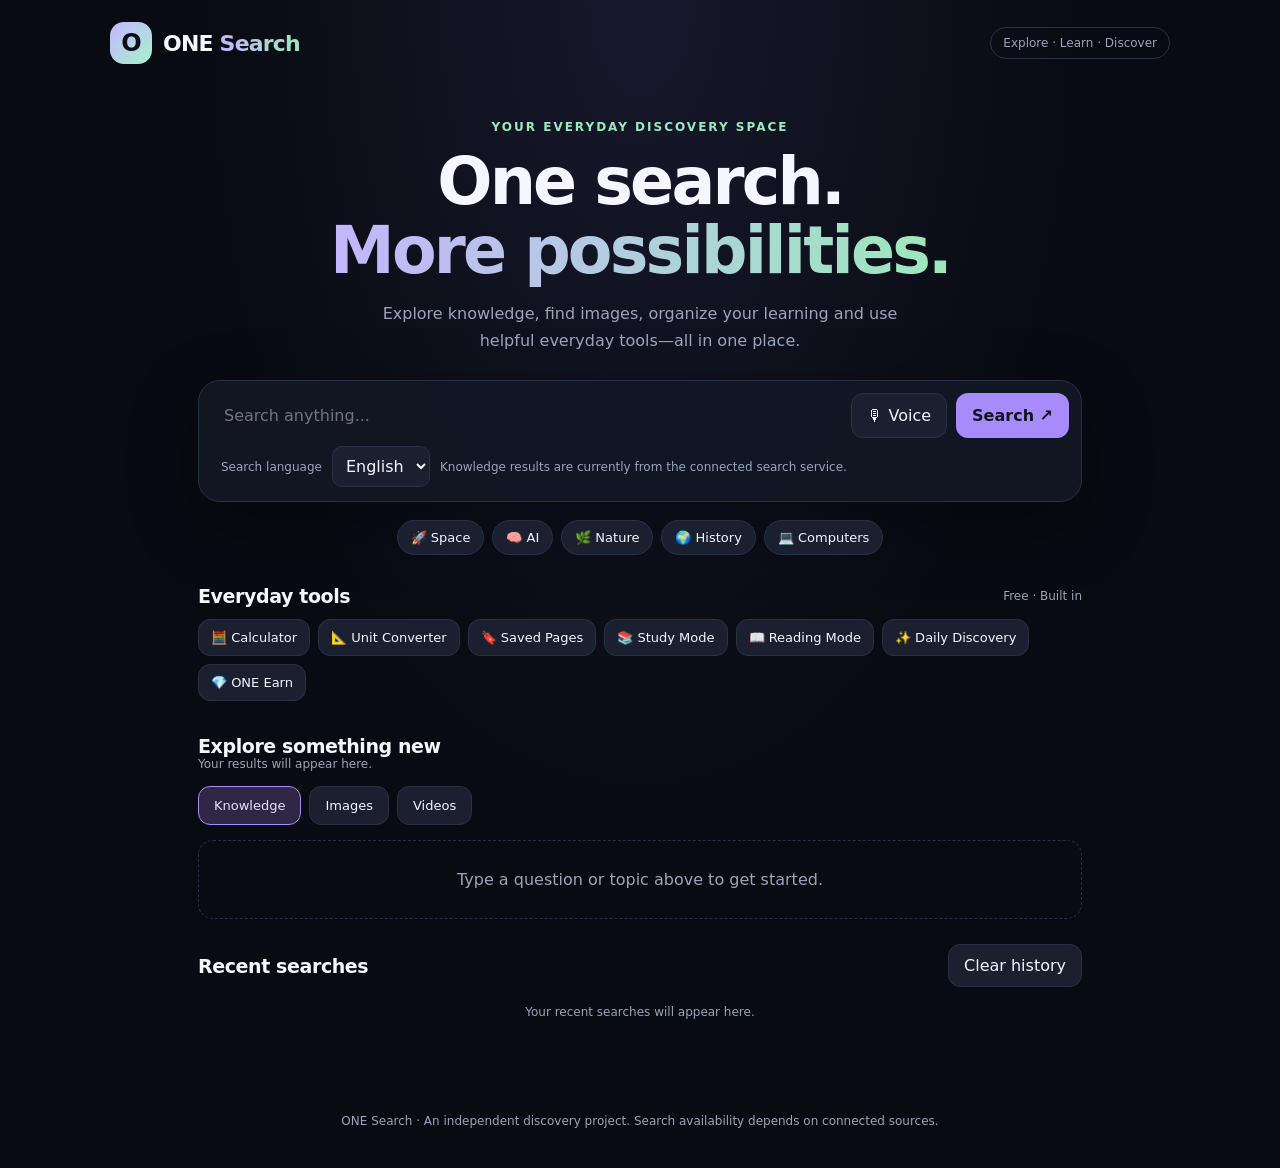
<file: answer.html>
<!DOCTYPE html>
<html lang="en">
<head>
<meta charset="UTF-8">
<meta name="viewport" content="width=device-width, initial-scale=1.0">
<meta name="theme-color" content="#090b12">
<title>ONE Search — Explore Everything</title>
<meta name="description" content="ONE Search: explore knowledge, images, videos and useful everyday tools.">
<style>
:root{
  --bg:#090b12;--panel:#121725;--panel2:#1a2030;
  --line:#293146;--text:#f5f6ff;--muted:#9aa4ba;
  --accent:#a78bfa;--green:#9ce9bb;--danger:#ff9b9b;
}
*{box-sizing:border-box}
body{
  margin:0;background:radial-gradient(ellipse at top,#17182c 0%,var(--bg) 48%);
  color:var(--text);font-family:Inter,system-ui,-apple-system,Segoe UI,sans-serif;
  min-height:100vh
}
button,input,select,textarea{font:inherit}
button{cursor:pointer}
button:focus-visible,input:focus-visible,select:focus-visible,textarea:focus-visible{
  outline:2px solid var(--accent);outline-offset:3px
}
button:disabled{opacity:.55;cursor:not-allowed}
header{
  display:flex;align-items:center;justify-content:space-between;gap:16px;
  max-width:1100px;margin:auto;padding:22px 20px
}
.brand{display:flex;align-items:center;gap:11px;font-weight:800;font-size:22px;letter-spacing:-.8px}
.logo{
  display:grid;place-items:center;width:42px;height:42px;border-radius:14px;
  color:#100d1b;background:linear-gradient(135deg,#c4b5fd,#a7f3d0);
  font-size:24px;font-weight:900
}
.pill{border:1px solid var(--line);color:var(--muted);border-radius:99px;padding:8px 12px;font-size:12px}
main{max-width:920px;margin:34px auto 70px;padding:0 18px}
.hero{text-align:center;margin-bottom:26px}
.eyebrow{color:var(--green);font-size:12px;font-weight:800;letter-spacing:2px;text-transform:uppercase}
h1{font-size:clamp(37px,7vw,65px);line-height:1.06;letter-spacing:-2.8px;margin:14px 0}
.gradient{background:linear-gradient(90deg,#c4b5fd,#9ce9bb);color:transparent;background-clip:text}
.subtitle{color:var(--muted);max-width:540px;margin:0 auto;line-height:1.7}
.search-card{
  background:rgba(18,23,37,.94);border:1px solid var(--line);
  border-radius:22px;padding:12px;box-shadow:0 22px 70px #0005
}
.search-row{display:flex;gap:9px}
#query{
  min-width:0;flex:1;border:0;background:transparent;color:var(--text);
  padding:13px;font-size:16px;outline:none
}
.primary,.secondary,.icon-btn,.chip,.tab,.tool-btn{
  border:1px solid var(--line);border-radius:12px;padding:11px 15px;
  color:var(--text);background:var(--panel2);transition:.18s
}
.primary{background:var(--accent);color:#171124;border-color:transparent;font-weight:800}
.primary:hover{filter:brightness(1.08)}
.secondary:hover,.icon-btn:hover,.chip:hover,.tab:hover,.tool-btn:hover{border-color:var(--accent)}
.search-options{display:flex;gap:10px;align-items:center;flex-wrap:wrap;padding:8px 10px 2px}
select{
  background:var(--panel2);color:var(--text);border:1px solid var(--line);
  border-radius:10px;padding:9px
}
.small{font-size:12px;color:var(--muted)}
.chips,.tools-bar,.tabs{display:flex;gap:8px;flex-wrap:wrap}
.chips{justify-content:center;margin:18px 0 30px}
.chip{font-size:13px;padding:9px 13px;border-radius:99px}
.section-heading{display:flex;justify-content:space-between;align-items:center;gap:12px;margin:25px 0 12px}
h2{font-size:19px;margin:0;letter-spacing:-.4px}
h3{font-size:16px;margin:0 0 10px}
.tools-bar{margin:12px 0 20px}
.tool-btn{font-size:13px;padding:10px 12px}
.panel,.result-card,.saved-card{
  background:var(--panel);border:1px solid var(--line);border-radius:16px;padding:18px
}
.panel{margin:14px 0}
.panel-grid{display:grid;grid-template-columns:repeat(2,minmax(0,1fr));gap:12px}
.panel input,.panel select,.panel textarea{
  width:100%;background:#0c101b;color:var(--text);border:1px solid var(--line);
  border-radius:10px;padding:12px;margin:5px 0 12px
}
.panel textarea{min-height:100px;resize:vertical}
.button-row{display:flex;flex-wrap:wrap;gap:8px}
.hidden{display:none!important}
.results-top{margin-top:34px}
.tabs{margin:15px 0}
.tab{font-size:13px}
.tab.active{background:#302747;border-color:var(--accent);color:#e9ddff}
#results{display:grid;gap:12px}
.result-card{padding:18px}
.result-card h3{margin:8px 0}
.result-card p{color:#c0c8d9;line-height:1.65;margin:8px 0 13px;overflow-wrap:anywhere}
.result-card a{color:#c4b5fd;text-decoration:none;overflow-wrap:anywhere}
.result-card a:hover{text-decoration:underline}
.domain{font-size:12px;color:var(--green)}
.result-actions{display:flex;flex-wrap:wrap;gap:8px;margin-top:12px}
.result-actions button{padding:7px 10px;font-size:12px;border-radius:9px}
.state{padding:25px;text-align:center;color:var(--muted);border:1px dashed var(--line);border-radius:15px;line-height:1.7}
#imagesGrid{display:grid;grid-template-columns:repeat(3,minmax(0,1fr));gap:10px}
.image-card{overflow:hidden;background:var(--panel);border:1px solid var(--line);border-radius:12px}
.image-card img{display:block;width:100%;aspect-ratio:4/3;object-fit:cover;background:var(--panel2)}
.image-card a{display:block;color:var(--text);text-decoration:none;font-size:12px;padding:10px;overflow-wrap:anywhere}
.video-frame{width:100%;aspect-ratio:16/9;border:0;border-radius:13px;background:#000;margin-top:12px}
.stat{font-size:12px;color:var(--muted)}
.earn-stats{display:grid;grid-template-columns:repeat(2,minmax(0,1fr));gap:12px;margin:15px 0}
.earn-number{font-size:28px;font-weight:800;margin:8px 0;color:var(--green)}
.earn-task{display:flex;align-items:flex-start;gap:12px;margin:10px 0}
.earn-task input{width:20px;min-width:20px;height:20px;margin:2px 0;accent-color:var(--accent)}
.earn-task label{flex:1;cursor:pointer;line-height:1.5}
.earn-task.completed{opacity:.65}
.earn-task.completed label{text-decoration:line-through}
.earn-xp{font-size:12px;color:var(--green);white-space:nowrap}
footer{text-align:center;padding:25px 18px 40px;color:var(--muted);font-size:12px}
a{overflow-wrap:anywhere}
@media(max-width:600px){
  header{padding:15px}.pill{display:none}main{margin-top:22px}
  .search-row{flex-wrap:wrap}#query{flex-basis:100%}.search-row .primary{flex:1}
  .panel-grid,.earn-stats{grid-template-columns:1fr}
  #imagesGrid{grid-template-columns:repeat(2,minmax(0,1fr))}
  .result-card{padding:15px}h1{letter-spacing:-1.7px}
}
</style>
</head>
<body>
<header>
  <div class="brand"><div class="logo" aria-hidden="true">O</div><span>ONE <span class="gradient">Search</span></span></div>
  <div class="pill">Explore · Learn · Discover</div>
</header>

<main>
  <section class="hero">
    <div class="eyebrow">Your everyday discovery space</div>
    <h1>One search.<br><span class="gradient">More possibilities.</span></h1>
    <p class="subtitle">Explore knowledge, find images, organize your learning and use helpful everyday tools—all in one place.</p>
  </section>

  <form id="searchForm" class="search-card">
    <div class="search-row">
      <input id="query" type="search" maxlength="150" placeholder="Search anything..." autocomplete="off" aria-label="Search query" required>
      <button class="secondary" type="button" id="voiceButton" title="Voice search">🎙 Voice</button>
      <button class="primary" id="searchButton" type="submit">Search ↗</button>
    </div>
    <div class="search-options">
      <label class="small" for="language">Search language</label>
      <select id="language" aria-label="Search language">
        <option value="en">English</option>
        <option value="hi">हिन्दी</option>
      </select>
      <span class="small">Knowledge results are currently from the connected search service.</span>
    </div>
  </form>

  <div class="chips" aria-label="Quick searches">
    <button class="chip" data-query="Space exploration">🚀 Space</button>
    <button class="chip" data-query="Artificial intelligence">🧠 AI</button>
    <button class="chip" data-query="Nature">🌿 Nature</button>
    <button class="chip" data-query="World history">🌍 History</button>
    <button class="chip" data-query="How computers work">💻 Computers</button>
  </div>

  <section>
    <div class="section-heading"><h2>Everyday tools</h2><span class="small">Free · Built in</span></div>
    <div class="tools-bar">
      <button class="tool-btn" data-open="calculatorPanel">🧮 Calculator</button>
      <button class="tool-btn" data-open="converterPanel">📐 Unit Converter</button>
      <button class="tool-btn" data-open="savedPanel">🔖 Saved Pages</button>
      <button class="tool-btn" data-open="studyPanel">📚 Study Mode</button>
      <button class="tool-btn" data-open="readingPanel">📖 Reading Mode</button>
      <button class="tool-btn" data-open="discoveryPanel">✨ Daily Discovery</button>
      <button class="tool-btn" data-open="earnPanel">💎 ONE Earn</button>
    </div>
  </section>

  <section id="calculatorPanel" class="panel hidden">
    <h3>🧮 Quick Calculator</h3>
    <p class="small">Supports basic arithmetic, brackets and decimals. Use × as * and ÷ as /.</p>
    <label for="calcInput" class="small">Expression</label>
    <input id="calcInput" placeholder="Example: (25 + 5) * 3 / 2">
    <div class="button-row"><button class="primary" id="calculateButton">Calculate</button><button class="secondary" id="clearCalc">Clear</button></div>
    <p id="calcResult" aria-live="polite"></p>
  </section>

  <section id="converterPanel" class="panel hidden">
    <h3>📐 Unit Converter</h3>
    <div class="panel-grid">
      <div><label class="small" for="convertValue">Value</label><input id="convertValue" type="number" value="1" step="any"></div>
      <div><label class="small" for="convertType">Conversion type</label>
        <select id="convertType">
          <option value="km-mi">Kilometres → Miles</option>
          <option value="mi-km">Miles → Kilometres</option>
          <option value="kg-lb">Kilograms → Pounds</option>
          <option value="lb-kg">Pounds → Kilograms</option>
          <option value="cm-in">Centimetres → Inches</option>
          <option value="in-cm">Inches → Centimetres</option>
          <option value="c-f">Celsius → Fahrenheit</option>
          <option value="f-c">Fahrenheit → Celsius</option>
          <option value="km-m">Kilometres → Metres</option>
          <option value="m-km">Metres → Kilometres</option>
          <option value="l-ml">Litres → Millilitres</option>
          <option value="ml-l">Millilitres → Litres</option>
        </select>
      </div>
    </div>
    <button class="primary" id="convertButton">Convert</button>
    <p id="convertResult" aria-live="polite"></p>
  </section>

  <section id="savedPanel" class="panel hidden">
    <div class="section-heading"><h3>🔖 Saved Pages</h3><button id="clearSaved" class="secondary">Clear all</button></div>
    <div id="savedPages"></div>
  </section>

  <section id="studyPanel" class="panel hidden">
    <h3>📚 Study Mode</h3>
    <p class="small">Organises snippets from your latest knowledge search into revision notes. These are source snippets, not AI-generated explanations.</p>
    <div class="button-row"><button class="primary" id="makeNotes">Make revision notes</button><button class="secondary" id="copyNotes">Copy notes</button></div>
    <textarea id="studyNotes" placeholder="Search a topic first, then make your revision notes." aria-label="Revision notes"></textarea>
  </section>

  <section id="readingPanel" class="panel hidden">
    <h3>📖 Reading Mode</h3>
    <p class="small">A clean reading view of the results already returned.</p>
    <div id="readingContent" class="small">Run a search first to prepare your reading view.</div>
  </section>

  <section id="discoveryPanel" class="panel hidden">
    <h3>✨ Daily Discovery</h3>
    <p class="small">General-interest facts stored in this page. These are not live news or personalised predictions.</p>
    <div id="dailyFact"></div>
    <button class="primary" id="anotherFact">Show another fact</button>
  </section>

  <!-- ONE EARN -->
  <section id="earnPanel" class="panel hidden">
    <h3>💎 ONE Earn</h3>
    <p class="small">Build useful habits, learn skills and track your progress every day.</p>
    <p class="small">XP are in-app progress points only. They are not money and cannot be withdrawn.</p>

    <div class="earn-stats">
      <div class="result-card">
        <div class="small">TOTAL XP</div>
        <div class="earn-number" id="earnXP">0 XP</div>
      </div>
      <div class="result-card">
        <div class="small">COMPLETED TASKS</div>
        <div class="earn-number" id="earnCompleted">0</div>
      </div>
    </div>

    <div class="section-heading">
      <h3>Today's useful tasks</h3>
      <span class="small" id="earnTaskCount">0 of 3 complete</span>
    </div>

    <div id="earnTasks"></div>
    <p id="earnMessage" class="small" aria-live="polite"></p>

    <div class="result-card" style="margin-top:16px">
      <h3>🔔 Reminders</h3>
      <p class="small">Reminders work while this page is open. Browser notifications need permission and may not work in every browser.</p>

      <label class="small" for="earnReminder">Reminder interval</label>
      <select id="earnReminder">
        <option value="0">Reminders off</option>
        <option value="30">Every 30 minutes</option>
        <option value="60">Every 1 hour</option>
        <option value="180">Every 3 hours</option>
      </select>

      <div class="button-row">
        <button class="primary" id="earnTestNotification">Test notification</button>
        <button class="secondary" id="earnReset">Reset progress</button>
      </div>
      <p class="small" id="earnReminderStatus" aria-live="polite"></p>
    </div>
  </section>

  <section class="results-top" id="resultsSection">
    <div class="section-heading">
      <div><h2 id="resultsTitle">Explore something new</h2><div id="resultCount" class="stat">Your results will appear here.</div></div>
      <button class="secondary" id="copySearchLink" hidden>Copy search link</button>
    </div>
    <div class="tabs" role="tablist" aria-label="Search categories">
      <button class="tab active" data-tab="all" role="tab" aria-selected="true">Knowledge</button>
      <button class="tab" data-tab="images" role="tab" aria-selected="false">Images</button>
      <button class="tab" data-tab="videos" role="tab" aria-selected="false">Videos</button>
    </div>
    <div id="results" aria-live="polite"><div class="state">Type a question or topic above to get started.</div></div>
  </section>

  <section id="historySection">
    <div class="section-heading"><h2>Recent searches</h2><button class="secondary" id="clearHistory">Clear history</button></div>
    <div id="history" class="chips"><span class="small">Your recent searches will appear here.</span></div>
  </section>
</main>
<footer>ONE Search · An independent discovery project. Search availability depends on connected sources.</footer>

<script>
"use strict";

const API_URL = "https://exzhytvkbdjoscebjwpx.supabase.co/functions/v1/one-search";
const COMMONS_API = "https://commons.wikimedia.org/w/api.php";

const $ = id => document.getElementById(id);
let currentQuery = "";
let currentResults = [];
let activeTab = "all";
let imageResults = [];
let currentFactIndex = -1;
let earnReminderTimer = null;

const facts = [
  "A day on Venus is longer than its year: Venus rotates very slowly.",
  "Octopuses have three hearts.",
  "Light from the Sun takes about 8 minutes and 20 seconds to reach Earth.",
  "The Pacific Ocean is the largest ocean on Earth.",
  "Water can exist as a solid, liquid or gas under everyday Earth conditions.",
  "Honeybees communicate information about food sources through movement.",
  "The Moon is moving gradually away from Earth.",
  "A group of flamingos is sometimes called a flamboyance."
];

function safeText(value) {
  return String(value ?? "");
}
function escapeHTML(value) {
  return safeText(value).replace(/[&<>"']/g, char => ({
    "&":"&amp;","<":"&lt;",">":"&gt;",'"':"&quot;","'":"&#39;"
  })[char]);
}
function safeWebUrl(value) {
  try {
    const url = new URL(value);
    return ["https:","http:"].includes(url.protocol) ? url.href : "";
  } catch {
    return "";
  }
}
function domainOf(value) {
  try { return new URL(value).hostname.replace(/^www\./,""); }
  catch { return ""; }
}
function showState(message) {
  $("results").innerHTML = `<div class="state">${escapeHTML(message)}</div>`;
}
function setLoading(loading) {
  $("searchButton").disabled = loading;
  $("searchButton").textContent = loading ? "Searching…" : "Search ↗";
}
function normalizeResults(data) {
  if (!data || !Array.isArray(data.results)) return [];
  return data.results.map(item => ({
    title:safeText(item.title || "Untitled result"),
    snippet:safeText(item.snippet || "No description available."),
    url:safeWebUrl(item.url)
  })).filter(item => item.url);
}
function renderWebResults(results) {
  currentResults = results;
  if (!results.length) {
    showState("No results were returned. Try another search term.");
    return;
  }
  $("results").innerHTML = results.map((item,index) => `
    <article class="result-card">
      <div class="domain">${escapeHTML(domainOf(item.url))}</div>
      <h3><a href="${escapeHTML(item.url)}" target="_blank" rel="noopener noreferrer">${escapeHTML(item.title)}</a></h3>
      <p>${escapeHTML(item.snippet)}</p>
      <a href="${escapeHTML(item.url)}" target="_blank" rel="noopener noreferrer">${escapeHTML(item.url)}</a>
      <div class="result-actions">
        <button class="secondary" data-save="${index}">🔖 Save page</button>
        <button class="secondary" data-copy-result="${index}">Copy link</button>
      </div>
    </article>
  `).join("");
  $("results").querySelectorAll("[data-save]").forEach(button => {
    button.addEventListener("click", () => savePage(currentResults[Number(button.dataset.save)]));
  });
  $("results").querySelectorAll("[data-copy-result]").forEach(button => {
    button.addEventListener("click", async () => {
      const item = currentResults[Number(button.dataset.copyResult)];
      await copyText(item.url, button);
    });
  });
}
async function searchWeb(query) {
  showState("Searching the connected knowledge source…");
  try {
    const url = new URL(API_URL);
    url.searchParams.set("q",query);
    url.searchParams.set("lang",$("language").value);
    const response = await fetch(url.toString(), {method:"GET"});
    if (!response.ok) throw new Error("Search service returned HTTP " + response.status);
    const data = await response.json();
    renderWebResults(normalizeResults(data));
    $("resultCount").textContent = `${currentResults.length} knowledge result(s)`;
    prepareStudyAndReading();
  } catch (error) {
    currentResults = [];
    showState("Could not load knowledge results. Check your internet connection or the ONE Search backend, then try again.");
    $("resultCount").textContent = "Search unavailable";
    console.error("ONE Search error:",error);
  }
}
async function searchImages(query) {
  showState("Looking for images on Wikimedia Commons…");
  imageResults = [];
  try {
    const url = new URL(COMMONS_API);
    url.searchParams.set("action","query");
    url.searchParams.set("generator","search");
    url.searchParams.set("gsrsearch",query);
    url.searchParams.set("gsrnamespace","6");
    url.searchParams.set("gsrlimit","18");
    url.searchParams.set("prop","imageinfo");
    url.searchParams.set("iiprop","url");
    url.searchParams.set("iiurlwidth","400");
    url.searchParams.set("format","json");
    url.searchParams.set("origin","*");
    const response = await fetch(url.toString());
    if (!response.ok) throw new Error("Image search failed");
    const data = await response.json();
    const pages = Object.values(data.query?.pages || {});
    imageResults = pages.map(page => ({
      title:safeText(page.title || "Image"),
      thumb:safeWebUrl(page.imageinfo?.[0]?.thumburl || page.imageinfo?.[0]?.url),
      url:safeWebUrl(page.imageinfo?.[0]?.descriptionurl)
    })).filter(item => item.thumb && item.url);

    if (!imageResults.length) {
      showState("No images found. Try a different search term.");
    } else {
      $("results").innerHTML = `<div id="imagesGrid">${imageResults.map(item => `
        <div class="image-card">
          <a href="${escapeHTML(item.url)}" target="_blank" rel="noopener noreferrer">
            <img loading="lazy" src="${escapeHTML(item.thumb)}" alt="${escapeHTML(item.title)}">
            ${escapeHTML(item.title)}
          </a>
        </div>`).join("")}</div>`;
    }
    $("resultCount").textContent = `${imageResults.length} image result(s)`;
  } catch (error) {
    showState("Image search could not be loaded. Please try again later.");
    console.error(error);
  }
}
function renderVideoSearch(query) {
  $("results").innerHTML = `
    <div class="panel">
      <h3>Video search</h3>
      <p class="small">This demo does not have an automatic video-search API. You can paste a YouTube video link to preview it here.</p>
      <label for="videoUrl" class="small">YouTube video URL</label>
      <input id="videoUrl" placeholder="https://www.youtube.com/watch?v=..." value="">
      <button class="primary" id="loadVideo">Load video</button>
      <p id="videoMessage" class="small" aria-live="polite"></p>
      <div id="videoContainer"></div>
      <p class="small">To search videos by keyword, open <a href="https://www.youtube.com/" target="_blank" rel="noopener noreferrer">YouTube</a> and search for: ${escapeHTML(query)}</p>
    </div>`;
  $("results").querySelector("#loadVideo").addEventListener("click", () => {
    const raw = $("videoUrl").value.trim();
    let videoId = "";
    try {
      const url = new URL(raw);
      if (url.hostname === "youtu.be" || url.hostname === "www.youtu.be") {
        videoId = url.pathname.split("/").filter(Boolean)[0] || "";
      } else if (["youtube.com","www.youtube.com","m.youtube.com"].includes(url.hostname)) {
        if (url.pathname === "/watch") videoId = url.searchParams.get("v") || "";
        else if (url.pathname.startsWith("/embed/") || url.pathname.startsWith("/shorts/")) {
          videoId = url.pathname.split("/")[2] || "";
        }
      }
    } catch {}
    if (!/^[A-Za-z0-9_-]{11}$/.test(videoId)) {
      $("videoMessage").textContent = "Please enter a valid YouTube video link.";
      return;
    }
    $("videoMessage").textContent = "Video loaded below.";
    $("videoContainer").innerHTML = `<iframe class="video-frame" src="https://www.youtube-nocookie.com/embed/${videoId}" title="YouTube video" allow="accelerometer; autoplay; clipboard-write; encrypted-media; gyroscope; picture-in-picture; web-share" referrerpolicy="strict-origin-when-cross-origin" allowfullscreen></iframe>`;
  });
}
async function runSearch(query = $("query").value.trim()) {
  query = safeText(query).trim().slice(0,150);
  if (!query) {
    $("query").focus();
    return;
  }
  currentQuery = query;
  $("query").value = query;
  $("resultsTitle").textContent = `Results for “${query}”`;
  $("copySearchLink").hidden = false;
  saveHistory(query);
  updateUrl();
  setLoading(true);
  try {
    if (activeTab === "images") await searchImages(query);
    else if (activeTab === "videos") {
      renderVideoSearch(query);
      $("resultCount").textContent = "YouTube link preview";
    } else await searchWeb(query);
  } finally {
    setLoading(false);
  }
  renderHistory();
}
function updateUrl() {
  const url = new URL(window.location.href);
  if (currentQuery) url.searchParams.set("q",currentQuery);
  url.searchParams.set("lang",$("language").value);
  url.searchParams.set("tab",activeTab);
  history.replaceState({}, "", url.toString());
}

/* Recent search history */
function getHistory() {
  try {
    const data = JSON.parse(localStorage.getItem("oneSearchHistory") || "[]");
    return Array.isArray(data) ? data.filter(x => typeof x === "string").slice(0,8) : [];
  } catch { return []; }
}
function saveHistory(query) {
  const next = [query,...getHistory().filter(item => item.toLowerCase() !== query.toLowerCase())].slice(0,8);
  try { localStorage.setItem("oneSearchHistory",JSON.stringify(next)); } catch {}
}
function renderHistory() {
  const historyItems = getHistory();
  $("history").innerHTML = historyItems.length
    ? historyItems.map(item => `<button class="chip" data-history="${escapeHTML(item)}">${escapeHTML(item)}</button>`).join("")
    : '<span class="small">Your recent searches will appear here.</span>';
  $("history").querySelectorAll("[data-history]").forEach(button => {
    button.addEventListener("click", () => runSearch(button.dataset.history));
  });
}

/* Saved pages */
function getSaved() {
  try {
    const data = JSON.parse(localStorage.getItem("oneSearchSaved") || "[]");
    return Array.isArray(data) ? data.filter(x => x && typeof x.url === "string") : [];
  } catch { return []; }
}
function savePage(item) {
  if (!item || !safeWebUrl(item.url)) return;
  const saved = getSaved();
  if (saved.some(entry => entry.url === item.url)) {
    alert("This page is already saved.");
    return;
  }
  saved.unshift({title:item.title,snippet:item.snippet,url:item.url,date:new Date().toLocaleDateString()});
  try {
    localStorage.setItem("oneSearchSaved",JSON.stringify(saved.slice(0,100)));
    renderSaved();
    alert("Page saved on this device.");
  } catch {
    alert("Could not save the page. Check your browser storage settings.");
  }
}
function renderSaved() {
  const saved = getSaved();
  $("savedPages").innerHTML = saved.length ? saved.map((item,index) => `
    <article class="saved-card" style="margin:10px 0">
      <h3><a style="color:#c4b5fd" href="${escapeHTML(safeWebUrl(item.url))}" target="_blank" rel="noopener noreferrer">${escapeHTML(item.title)}</a></h3>
      <p class="small">${escapeHTML(item.snippet || "")}</p>
      <div class="button-row"><span class="small">${escapeHTML(item.date || "")}</span><button class="secondary" data-remove-saved="${index}">Remove</button></div>
    </article>`).join("") : '<div class="state">No saved pages yet. Search for a topic and tap “Save page”.</div>';
  $("savedPages").querySelectorAll("[data-remove-saved]").forEach(button => {
    button.addEventListener("click", () => {
      const items = getSaved();
      items.splice(Number(button.dataset.removeSaved),1);
      try { localStorage.setItem("oneSearchSaved",JSON.stringify(items)); } catch {}
      renderSaved();
    });
  });
}

/* Clipboard helper */
async function copyText(text,button) {
  try {
    await navigator.clipboard.writeText(text);
    if (button) {
      const old = button.textContent;
      button.textContent = "Copied!";
      setTimeout(() => button.textContent = old,1200);
    } else alert("Copied to clipboard.");
  } catch {
    prompt("Copy this text:",text);
  }
}

/* Study and reading modes */
function prepareStudyAndReading() {
  $("studyNotes").value = "";
  $("readingContent").innerHTML = currentResults.length
    ? currentResults.map(item => `<article style="margin:12px 0"><h3>${escapeHTML(item.title)}</h3><p>${escapeHTML(item.snippet)}</p><a href="${escapeHTML(item.url)}" target="_blank" rel="noopener noreferrer">Open original source ↗</a></article>`).join("")
    : '<p>No knowledge results available. Run a knowledge search first.</p>';
}
$("makeNotes").addEventListener("click", () => {
  if (!currentResults.length) {
    $("studyNotes").value = "Run a knowledge search first to create revision notes.";
    return;
  }
  $("studyNotes").value = `REVISION NOTES\nTopic: ${currentQuery}\nDate: ${new Date().toLocaleDateString()}\n\n` +
    currentResults.map((item,index) => `${index+1}. ${item.title}\n${item.snippet}\nSource: ${item.url}`).join("\n\n") +
    "\n\nNote: These notes are organised from search snippets. Check the original sources for full context.";
});
$("copyNotes").addEventListener("click", () => copyText($("studyNotes").value));

/* Calculator: safe arithmetic parser; never eval() */
function calculateExpression(expression) {
  const input = expression.replace(/[×]/g,"*").replace(/[÷]/g,"/").replace(/\s+/g,"");
  if (!input || input.length > 100 || !/^[0-9+\-*/().%]+$/.test(input)) {
    throw new Error("Enter a valid arithmetic expression.");
  }
  let position = 0;
  function parseExpression() {
    let value = parseTerm();
    while (input[position] === "+" || input[position] === "-") {
      const operator = input[position++];
      const right = parseTerm();
      value = operator === "+" ? value + right : value - right;
    }
    return value;
  }
  function parseTerm() {
    let value = parseUnary();
    while (["*","/","%"].includes(input[position])) {
      const operator = input[position++];
      const right = parseUnary();
      if ((operator === "/" || operator === "%") && right === 0) throw new Error("Cannot divide by zero.");
      if (operator === "*") value *= right;
      if (operator === "/") value /= right;
      if (operator === "%") value %= right;
    }
    return value;
  }
  function parseUnary() {
    if (input[position] === "+") { position++; return parseUnary(); }
    if (input[position] === "-") { position++; return -parseUnary(); }
    if (input[position] === "(") {
      position++;
      const value = parseExpression();
      if (input[position] !== ")") throw new Error("Check your brackets.");
      position++;
      return value;
    }
    const match = input.slice(position).match(/^(?:\d+\.?\d*|\.\d+)/);
    if (!match) throw new Error("Check your expression.");
    position += match[0].length;
    return Number(match[0]);
  }
  const result = parseExpression();
  if (position !== input.length || !Number.isFinite(result)) throw new Error("Please enter a valid calculation.");
  return result;
}
$("calculateButton").addEventListener("click", () => {
  try {
    $("calcResult").textContent = "Result: " + calculateExpression($("calcInput").value);
  } catch (error) {
    $("calcResult").textContent = error.message;
  }
});
$("clearCalc").addEventListener("click", () => {
  $("calcInput").value = "";
  $("calcResult").textContent = "";
});
$("calcInput").addEventListener("keydown", event => {
  if (event.key === "Enter") $("calculateButton").click();
});

/* Unit converter */
$("convertButton").addEventListener("click", () => {
  const value = Number($("convertValue").value);
  if ($("convertValue").value.trim() === "" || !Number.isFinite(value)) {
    $("convertResult").textContent = "Enter a valid number.";
    return;
  }
  const conversions = {
    "km-mi":[v => v*0.621371,"miles"],
    "mi-km":[v => v/0.621371,"kilometres"],
    "kg-lb":[v => v*2.2046226218,"pounds"],
    "lb-kg":[v => v/2.2046226218,"kilograms"],
    "cm-in":[v => v/2.54,"inches"],
    "in-cm":[v => v*2.54,"centimetres"],
    "c-f":[v => v*9/5+32,"°F"],
    "f-c":[v => (v-32)*5/9,"°C"],
    "km-m":[v => v*1000,"metres"],
    "m-km":[v => v/1000,"kilometres"],
    "l-ml":[v => v*1000,"millilitres"],
    "ml-l":[v => v/1000,"litres"]
  };
  const [convert,unit] = conversions[$("convertType").value];
  $("convertResult").textContent = `Result: ${Number(convert(value).toFixed(6))} ${unit}`;
});

/* Daily Discovery */
function showFact() {
  let next = Math.floor(Math.random()*facts.length);
  if (facts.length > 1 && next === currentFactIndex) next = (next+1)%facts.length;
  currentFactIndex = next;
  $("dailyFact").innerHTML = `<div class="result-card"><p>${escapeHTML(facts[next])}</p><div class="small">Fact ${next+1} of ${facts.length}</div></div>`;
}
$("anotherFact").addEventListener("click",showFact);

/* ONE EARN: local daily tasks and progress */
const EARN_KEY = "oneSearchEarnProgressV1";
const earnTasks = [
  {id:"learn",title:"Learn for 10 minutes",description:"Read a useful article or study a topic.",xp:20},
  {id:"practice",title:"Practise a skill",description:"Spend time coding, writing or practising another skill.",xp:25},
  {id:"plan",title:"Plan your next day",description:"Write down one priority for tomorrow.",xp:15}
];

function localDateKey() {
  const d = new Date();
  return `${d.getFullYear()}-${String(d.getMonth()+1).padStart(2,"0")}-${String(d.getDate()).padStart(2,"0")}`;
}
function getEarnProgress() {
  try {
    const saved = JSON.parse(localStorage.getItem(EARN_KEY) || "{}");
    if (!saved || typeof saved !== "object" || Array.isArray(saved)) return {xp:0,completed:[],date:localDateKey(),totalCompleted:0};
    return {
      xp:Number.isFinite(saved.xp) && saved.xp >= 0 ? saved.xp : 0,
      completed:Array.isArray(saved.completed) ? saved.completed.filter(id => earnTasks.some(t => t.id === id)) : [],
      date:typeof saved.date === "string" ? saved.date : localDateKey(),
      totalCompleted:Number.isFinite(saved.totalCompleted) && saved.totalCompleted >= 0 ? saved.totalCompleted : 0
    };
  } catch {
    return {xp:0,completed:[],date:localDateKey(),totalCompleted:0};
  }
}
function saveEarnProgress(progress) {
  try {
    localStorage.setItem(EARN_KEY,JSON.stringify(progress));
    return true;
  } catch {
    $("earnMessage").textContent = "Could not save progress. Check your browser storage settings.";
    return false;
  }
}
function ensureEarnDay() {
  let progress = getEarnProgress();
  if (progress.date !== localDateKey()) {
    progress.date = localDateKey();
    progress.completed = [];
    saveEarnProgress(progress);
  }
  return progress;
}
function renderEarn() {
  const progress = ensureEarnDay();
  $("earnXP").textContent = `${progress.xp} XP`;
  $("earnCompleted").textContent = String(progress.totalCompleted);
  $("earnTaskCount").textContent = `${progress.completed.length} of ${earnTasks.length} complete`;

  $("earnTasks").innerHTML = earnTasks.map(task => {
    const checked = progress.completed.includes(task.id);
    return `
      <div class="result-card earn-task ${checked ? "completed" : ""}">
        <input type="checkbox" id="earn-${task.id}" data-earn-task="${task.id}" ${checked ? "checked" : ""} aria-label="${escapeHTML(task.title)}">
        <label for="earn-${task.id}">
          <strong>${escapeHTML(task.title)}</strong><br>
          <span class="small">${escapeHTML(task.description)}</span>
        </label>
        <span class="earn-xp">+${task.xp} XP</span>
      </div>`;
  }).join("");

  $("earnTasks").querySelectorAll("[data-earn-task]").forEach(input => {
    input.addEventListener("change", () => toggleEarnTask(input.dataset.earnTask,input.checked));
  });
}
function toggleEarnTask(id,checked) {
  const task = earnTasks.find(t => t.id === id);
  if (!task) return;
  const progress = ensureEarnDay();
  const alreadyDone = progress.completed.includes(id);

  if (checked && !alreadyDone) {
    progress.completed.push(id);
    progress.xp += task.xp;
    progress.totalCompleted += 1;
    $("earnMessage").textContent = `Great work! ${task.xp} XP added for this task.`;
  } else if (!checked && alreadyDone) {
    progress.completed = progress.completed.filter(item => item !== id);
    progress.xp = Math.max(0,progress.xp-task.xp);
    progress.totalCompleted = Math.max(0,progress.totalCompleted-1);
    $("earnMessage").textContent = "Task unchecked. Its XP has been removed.";
  }
  saveEarnProgress(progress);
  renderEarn();
}
$("earnReset").addEventListener("click", () => {
  if (!confirm("Reset all ONE Earn progress and XP stored on this device?")) return;
  try {
    localStorage.removeItem(EARN_KEY);
    $("earnMessage").textContent = "Your local progress has been reset.";
    renderEarn();
  } catch {
    $("earnMessage").textContent = "Could not reset progress.";
  }
});

/* Browser notifications and page-open reminders */
function stopEarnReminder() {
  if (earnReminderTimer !== null) {
    clearInterval(earnReminderTimer);
    earnReminderTimer = null;
  }
}
async function sendEarnNotification(test = false) {
  if (!("Notification" in window)) {
    $("earnReminderStatus").textContent = "Notifications are not supported by this browser.";
    return;
  }
  if (Notification.permission === "denied") {
    $("earnReminderStatus").textContent = "Notifications are blocked in browser settings.";
    return;
  }
  if (Notification.permission === "default") {
    try {
      const permission = await Notification.requestPermission();
      if (permission !== "granted") {
        $("earnReminderStatus").textContent = "Notification permission was not granted.";
        return;
      }
    } catch {
      $("earnReminderStatus").textContent = "Could not request notification permission.";
      return;
    }
  }
  try {
    new Notification(test ? "ONE Earn test" : "ONE Earn reminder", {
      body:test ? "Notifications are working in this browser." : "Take a short break to learn, practise a skill or plan your day."
    });
    $("earnReminderStatus").textContent = test
      ? "Test notification sent."
      : "Reminder sent. Keep ONE Search open for scheduled reminders.";
  } catch {
    $("earnReminderStatus").textContent = "Could not display a notification.";
  }
}
function setupEarnReminder() {
  stopEarnReminder();
  const minutes = Number($("earnReminder").value);
  try { localStorage.setItem("oneSearchEarnReminder",String(minutes)); } catch {}
  if (!minutes) {
    $("earnReminderStatus").textContent = "Reminders are off.";
    return;
  }
  $("earnReminderStatus").textContent = `Reminder set for every ${minutes} minute(s) while this page is open.`;
  earnReminderTimer = setInterval(() => {
    if (!document.hidden) sendEarnNotification(false);
  },minutes*60*1000);
}
$("earnReminder").addEventListener("change",setupEarnReminder);
$("earnTestNotification").addEventListener("click",() => sendEarnNotification(true));

/* Panels and tabs */
document.querySelectorAll("[data-open]").forEach(button => {
  button.addEventListener("click", () => {
    const panel = $(button.dataset.open);
    const wasHidden = panel.classList.contains("hidden");
    document.querySelectorAll(".panel").forEach(item => item.classList.add("hidden"));
    if (wasHidden) {
      panel.classList.remove("hidden");
      panel.scrollIntoView({behavior:"smooth",block:"nearest"});
      if (panel.id === "savedPanel") renderSaved();
      if (panel.id === "discoveryPanel" && currentFactIndex < 0) showFact();
      if (panel.id === "earnPanel") renderEarn();
    }
  });
});
document.querySelectorAll("[data-tab]").forEach(button => {
  button.addEventListener("click", () => {
    activeTab = button.dataset.tab;
    document.querySelectorAll("[data-tab]").forEach(tab => {
      const active = tab === button;
      tab.classList.toggle("active",active);
      tab.setAttribute("aria-selected",String(active));
    });
    updateUrl();
    if (currentQuery) runSearch(currentQuery);
    else if (activeTab === "videos") renderVideoSearch("");
    else showState(activeTab === "images" ? "Search a topic to find images." : "Type a question or topic above to get started.");
  });
});
$("searchForm").addEventListener("submit",event => {
  event.preventDefault();
  runSearch();
});
document.querySelectorAll("[data-query]").forEach(button => {
  button.addEventListener("click", () => runSearch(button.dataset.query));
});
$("language").addEventListener("change", () => {
  if (currentQuery && activeTab === "all") runSearch(currentQuery);
  else updateUrl();
});
$("copySearchLink").addEventListener("click", () => copyText(window.location.href,$("copySearchLink")));
$("clearHistory").addEventListener("click", () => {
  try { localStorage.removeItem("oneSearchHistory"); } catch {}
  renderHistory();
});
$("clearSaved").addEventListener("click", () => {
  if (!confirm("Remove all saved pages from this device?")) return;
  try { localStorage.removeItem("oneSearchSaved"); } catch {}
  renderSaved();
});

/* Optional browser voice recognition */
$("voiceButton").addEventListener("click", () => {
  const Recognition = window.SpeechRecognition || window.webkitSpeechRecognition;
  if (!Recognition) {
    alert("Voice search is not supported in this browser. Try a supported browser or type your search.");
    return;
  }
  const recognition = new Recognition();
  recognition.lang = $("language").value === "hi" ? "hi-IN" : "en-IN";
  recognition.interimResults = false;
  recognition.maxAlternatives = 1;
  $("voiceButton").textContent = "Listening…";
  recognition.onresult = event => {
    const spoken = event.results?.[0]?.[0]?.transcript;
    if (spoken) {
      $("query").value = spoken.slice(0,150);
      runSearch($("query").value);
    }
  };
  recognition.onerror = () => alert("Voice input could not be captured. Please try again or type your search.");
  recognition.onend = () => $("voiceButton").textContent = "🎙 Voice";
  try { recognition.start(); }
  catch { $("voiceButton").textContent = "🎙 Voice"; }
});

/* Restore a shared search URL */
function restoreFromUrl() {
  const params = new URLSearchParams(window.location.search);
  const query = (params.get("q") || "").slice(0,150);
  const language = params.get("lang");
  const tab = params.get("tab");
  if (language === "hi" || language === "en") $("language").value = language;
  if (["all","images","videos"].includes(tab)) {
    activeTab = tab;
    document.querySelectorAll("[data-tab]").forEach(button => {
      const active = button.dataset.tab === tab;
      button.classList.toggle("active",active);
      button.setAttribute("aria-selected",String(active));
    });
  }
  renderHistory();
  renderSaved();
  renderEarn();
  try {
    const reminder = localStorage.getItem("oneSearchEarnReminder");
    if (reminder !== null && ["0","30","60","180"].includes(reminder)) {
      $("earnReminder").value = reminder;
      if (Number(reminder) > 0) setupEarnReminder();
    }
  } catch {}
  if (query) runSearch(query);
}
restoreFromUrl();
</script>
</body>
</html>
</file>
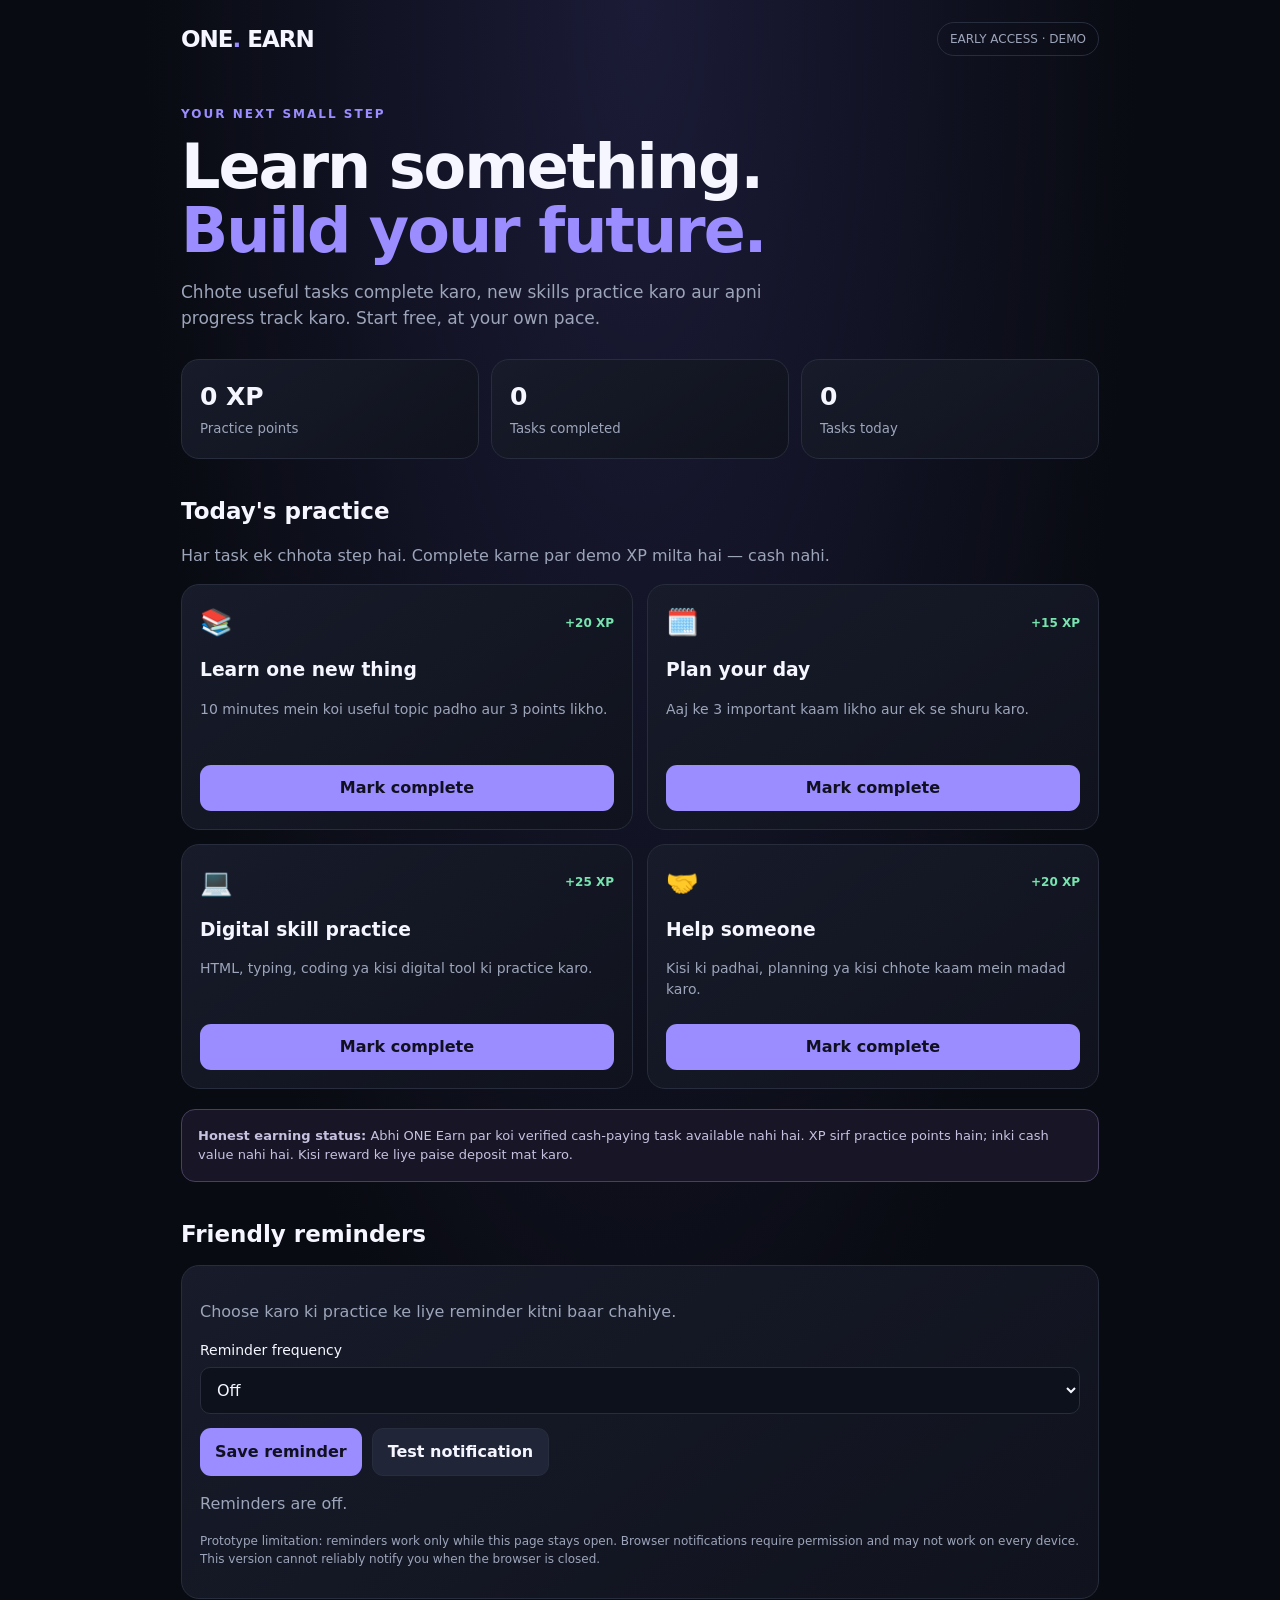
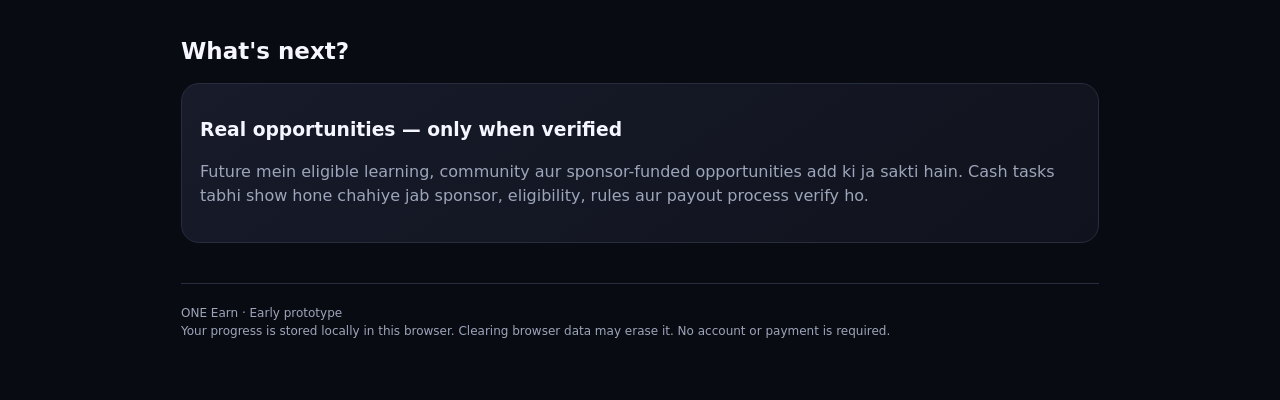
<file: earn.html>
<!DOCTYPE html>
<html lang="en">
<head>
<meta charset="UTF-8">
<meta name="viewport" content="width=device-width, initial-scale=1.0">
<meta name="theme-color" content="#090b12">
<title>ONE Earn — Learn. Practice. Grow.</title>
<style>
:root{color-scheme:dark;--bg:#090b12;--panel:#121622;--line:#272d3d;--text:#f5f6ff;--muted:#9da5ba;--accent:#9b8cff;--green:#77e4b0}
*{box-sizing:border-box}
body{margin:0;background:radial-gradient(ellipse at top,#1b1b37 0%,var(--bg) 55%);color:var(--text);font:16px/1.5 system-ui,-apple-system,Segoe UI,sans-serif}
button,input,select{font:inherit}
button{cursor:pointer}
.wrap{max-width:950px;margin:auto;padding:22px 16px 60px}
nav{display:flex;align-items:center;justify-content:space-between;gap:12px;margin-bottom:48px}
.logo{font-size:23px;font-weight:850;letter-spacing:-1px}
.logo span{color:var(--accent)}
.pill{border:1px solid var(--line);border-radius:30px;padding:7px 12px;color:var(--muted);font-size:12px}
.hero{margin-bottom:28px}
.eyebrow{color:var(--accent);font-size:12px;font-weight:800;letter-spacing:2px;text-transform:uppercase}
h1{font-size:clamp(36px,7vw,62px);line-height:1.04;letter-spacing:-2px;margin:12px 0}
h1 span{color:var(--accent)}
p{color:var(--muted)}
.hero p{max-width:600px;font-size:17px}
.stats{display:grid;grid-template-columns:repeat(3,1fr);gap:12px;margin:25px 0}
.stat,.card{background:linear-gradient(145deg,#171b2a,#10131d);border:1px solid var(--line);border-radius:18px;padding:18px}
.stat strong{display:block;font-size:25px}
.stat small{color:var(--muted)}
.section-title{font-size:23px;margin:35px 0 14px}
.tasks{display:grid;grid-template-columns:repeat(2,minmax(0,1fr));gap:14px}
.task-top{display:flex;justify-content:space-between;gap:10px;align-items:center}
.emoji{font-size:26px}
.xp{color:var(--green);font-size:12px;font-weight:750}
h3{margin:14px 0 5px}
.task p{font-size:14px;min-height:42px}
button,.primary{border:0;border-radius:11px;padding:11px 15px;font-weight:750;background:var(--accent);color:#111020}
.task button{width:100%;margin-top:10px}
button:disabled{opacity:.55;cursor:default}
.secondary{background:#202638;color:var(--text);border:1px solid var(--line)}
.notice{border:1px solid #48405f;background:#171526;padding:16px;border-radius:14px;margin-top:20px;font-size:13px;color:#c6c1df}
label{display:block;margin:12px 0 6px;font-size:14px}
select{width:100%;background:#0d111b;border:1px solid var(--line);border-radius:10px;color:var(--text);padding:12px}
.actions{display:flex;flex-wrap:wrap;gap:10px;margin-top:14px}
footer{margin-top:40px;border-top:1px solid var(--line);padding-top:20px;font-size:12px;color:var(--muted)}
a{color:#c1b7ff}
@media(max-width:600px){.stats{gap:8px}.stat{padding:12px}.stat strong{font-size:21px}.tasks{grid-template-columns:1fr}.task p{min-height:0}nav{margin-bottom:35px}}
</style>
</head>
<body>
<div class="wrap">
<nav>
  <div class="logo">ONE<span>.</span> EARN</div>
  <div class="pill">EARLY ACCESS · DEMO</div>
</nav>

<header class="hero">
  <div class="eyebrow">Your next small step</div>
  <h1>Learn something.<br><span>Build your future.</span></h1>
  <p>Chhote useful tasks complete karo, new skills practice karo aur apni progress track karo. Start free, at your own pace.</p>
</header>

<section class="stats" aria-label="Your progress">
  <div class="stat"><strong id="xp">0 XP</strong><small>Practice points</small></div>
  <div class="stat"><strong id="done">0</strong><small>Tasks completed</small></div>
  <div class="stat"><strong id="streak">0</strong><small>Tasks today</small></div>
</section>

<h2 class="section-title">Today's practice</h2>
<p>Har task ek chhota step hai. Complete karne par demo XP milta hai — cash nahi.</p>

<section class="tasks" id="tasks">
  <article class="card task" data-id="learn" data-xp="20">
    <div class="task-top"><span class="emoji">📚</span><span class="xp">+20 XP</span></div>
    <h3>Learn one new thing</h3>
    <p>10 minutes mein koi useful topic padho aur 3 points likho.</p>
    <button class="complete">Mark complete</button>
  </article>
  <article class="card task" data-id="plan" data-xp="15">
    <div class="task-top"><span class="emoji">🗓️</span><span class="xp">+15 XP</span></div>
    <h3>Plan your day</h3>
    <p>Aaj ke 3 important kaam likho aur ek se shuru karo.</p>
    <button class="complete">Mark complete</button>
  </article>
  <article class="card task" data-id="digital" data-xp="25">
    <div class="task-top"><span class="emoji">💻</span><span class="xp">+25 XP</span></div>
    <h3>Digital skill practice</h3>
    <p>HTML, typing, coding ya kisi digital tool ki practice karo.</p>
    <button class="complete">Mark complete</button>
  </article>
  <article class="card task" data-id="help" data-xp="20">
    <div class="task-top"><span class="emoji">🤝</span><span class="xp">+20 XP</span></div>
    <h3>Help someone</h3>
    <p>Kisi ki padhai, planning ya kisi chhote kaam mein madad karo.</p>
    <button class="complete">Mark complete</button>
  </article>
</section>

<div class="notice">
  <strong>Honest earning status:</strong> Abhi ONE Earn par koi verified cash-paying task available nahi hai. XP sirf practice points hain; inki cash value nahi hai. Kisi reward ke liye paise deposit mat karo.
</div>

<h2 class="section-title">Friendly reminders</h2>
<div class="card">
  <p>Choose karo ki practice ke liye reminder kitni baar chahiye.</p>
  <label for="frequency">Reminder frequency</label>
  <select id="frequency">
    <option value="off">Off</option>
    <option value="2">Every 2 hours while page is open</option>
    <option value="4">Every 4 hours while page is open</option>
    <option value="24">Once daily while page is open</option>
  </select>
  <div class="actions">
    <button id="saveReminder">Save reminder</button>
    <button id="testReminder" class="secondary">Test notification</button>
  </div>
  <p id="reminderStatus" role="status" aria-live="polite">Reminders are off.</p>
  <p style="font-size:12px">Prototype limitation: reminders work only while this page stays open. Browser notifications require permission and may not work on every device. This version cannot reliably notify you when the browser is closed.</p>
</div>

<h2 class="section-title">What's next?</h2>
<div class="card">
  <h3>Real opportunities — only when verified</h3>
  <p>Future mein eligible learning, community aur sponsor-funded opportunities add ki ja sakti hain. Cash tasks tabhi show hone chahiye jab sponsor, eligibility, rules aur payout process verify ho.</p>
</div>

<footer>
  ONE Earn · Early prototype<br>
  Your progress is stored locally in this browser. Clearing browser data may erase it. No account or payment is required.
</footer>
</div>

<script>
(function(){
  const KEY = "oneEarnProgressV1";
  const REMINDER_KEY = "oneEarnReminderV1";
  const today = new Date().toISOString().slice(0,10);
  let progress = {};
  try { progress = JSON.parse(localStorage.getItem(KEY) || "{}"); } catch(e) {}
  if (!progress.completed || typeof progress.completed !== "object") progress.completed = {};
  if (progress.day !== today) {
    progress.day = today;
    progress.todayCount = 0;
  }
  progress.xp = Number(progress.xp) || 0;
  progress.todayCount = Number(progress.todayCount) || 0;

  function save(){
    try { localStorage.setItem(KEY, JSON.stringify(progress)); } catch(e) {}
  }
  function render(){
    document.getElementById("xp").textContent = progress.xp + " XP";
    document.getElementById("done").textContent = Object.keys(progress.completed).length;
    document.getElementById("streak").textContent = progress.todayCount;
    document.querySelectorAll(".task").forEach(card => {
      const isDone = !!progress.completed[card.dataset.id];
      const button = card.querySelector("button");
      button.disabled = isDone;
      button.textContent = isDone ? "Completed ✓" : "Mark complete";
    });
  }
  document.querySelectorAll(".task").forEach(card => {
    card.querySelector("button").addEventListener("click", () => {
      const id = card.dataset.id;
      if (progress.completed[id]) return;
      progress.completed[id] = true;
      progress.xp += Number(card.dataset.xp) || 0;
      progress.todayCount++;
      save();
      render();
    });
  });

  const frequency = document.getElementById("frequency");
  const status = document.getElementById("reminderStatus");
  let reminderTimer = null;

  try { frequency.value = localStorage.getItem(REMINDER_KEY) || "off"; } catch(e) {}
  function stopReminder(){ if(reminderTimer) clearInterval(reminderTimer); reminderTimer = null; }
  function startReminder(hours){
    stopReminder();
    if(hours === "off") {
      status.textContent = "Reminders are off.";
      return;
    }
    reminderTimer = setInterval(() => {
      const message = "ONE Earn: Take a small break and try one useful practice task.";
      status.textContent = "Reminder: " + message;
      if ("Notification" in window && Notification.permission === "granted") {
        try { new Notification("ONE Earn", {body: message}); } catch(e) {}
      }
    }, Number(hours) * 60 * 60 * 1000);
    status.textContent = "Reminder saved for every " + hours + " hour(s), while this page stays open.";
  }
  document.getElementById("saveReminder").addEventListener("click", async () => {
    const value = frequency.value;
    try { localStorage.setItem(REMINDER_KEY, value); } catch(e) {}
    if(value !== "off" && "Notification" in window && Notification.permission === "default"){
      try { await Notification.requestPermission(); } catch(e) {}
    }
    startReminder(value);
  });
  document.getElementById("testReminder").addEventListener("click", async () => {
    const message = "Your next step: complete one small useful task.";
    if (!("Notification" in window)) {
      status.textContent = "Notifications are not supported in this browser. Your task list still works.";
      return;
    }
    try {
      let permission = Notification.permission;
      if(permission === "default") permission = await Notification.requestPermission();
      if(permission === "granted") {
        new Notification("ONE Earn", {body:message});
        status.textContent = "Test notification requested.";
      } else {
        status.textContent = "Notifications are blocked. You can still use tasks on this page.";
      }
    } catch(e) {
      status.textContent = "Could not show a notification here. The task list still works.";
    }
  });
  render();
  if(frequency.value !== "off") startReminder(frequency.value);
})();
</script>
</body>
</html>
</file>
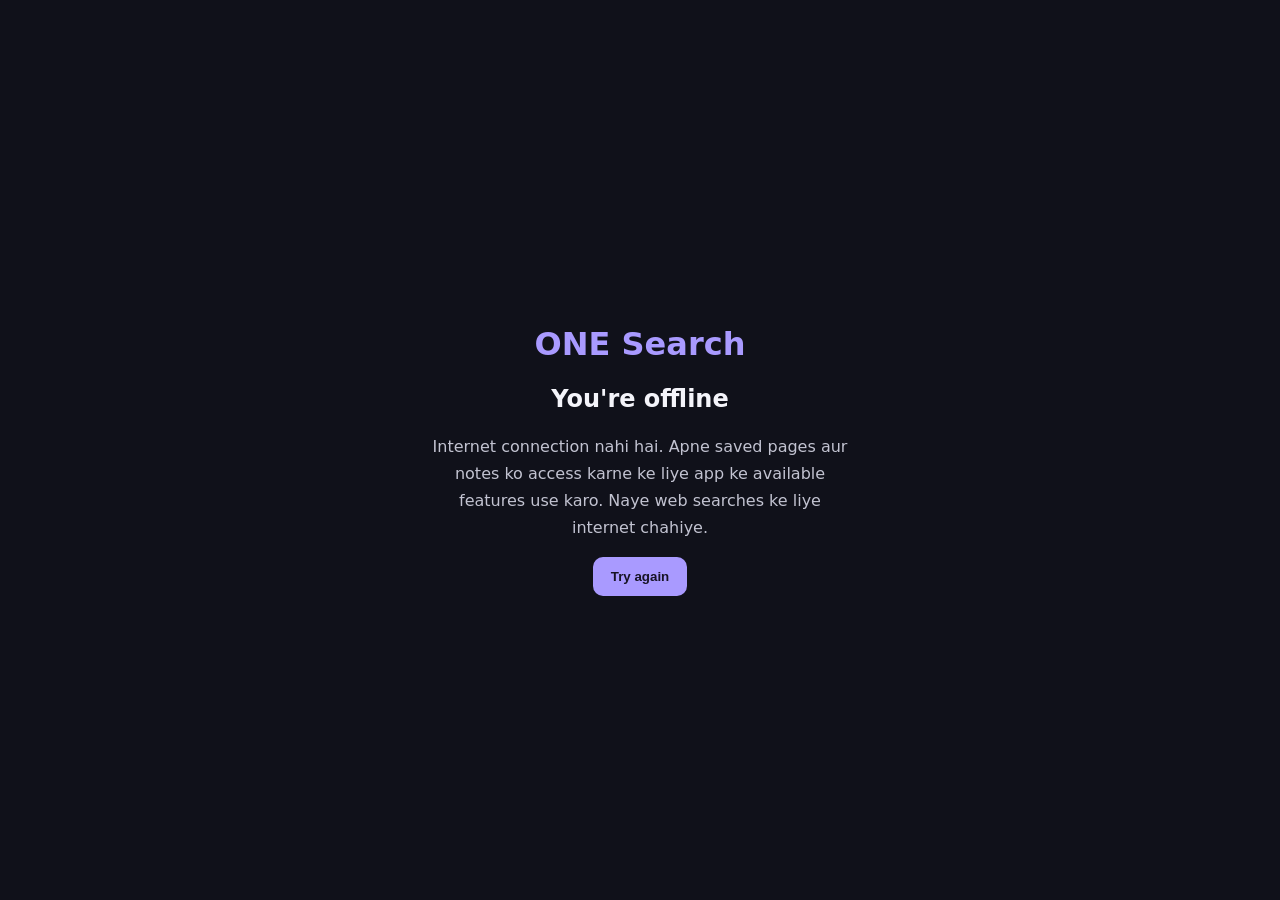
<file: offline.html>
<!DOCTYPE html>
<html lang="en">
<head>
  <meta charset="UTF-8">
  <meta name="viewport" content="width=device-width, initial-scale=1">
  <meta name="theme-color" content="#10111a">
  <title>ONE Search — Offline</title>
  <style>
    body {
      margin: 0;
      min-height: 100vh;
      display: grid;
      place-items: center;
      background: #10111a;
      color: #f4f4fa;
      font: 16px system-ui, sans-serif;
      text-align: center;
    }
    main { max-width: 420px; padding: 28px; }
    h1 { color: #a99aff; }
    p { color: #c2c3d1; line-height: 1.7; }
    button {
      padding: 12px 18px;
      border: 0;
      border-radius: 10px;
      background: #a99aff;
      color: #171324;
      font-weight: 700;
      cursor: pointer;
    }
  </style>
</head>
<body>
  <main>
    <h1>ONE Search</h1>
    <h2>You're offline</h2>
    <p>
      Internet connection nahi hai. Apne saved pages aur
      notes ko access karne ke liye app ke available features
      use karo. Naye web searches ke liye internet chahiye.
    </p>
    <button onclick="location.reload()">Try again</button>
  </main>
</body>
</html>
</file>
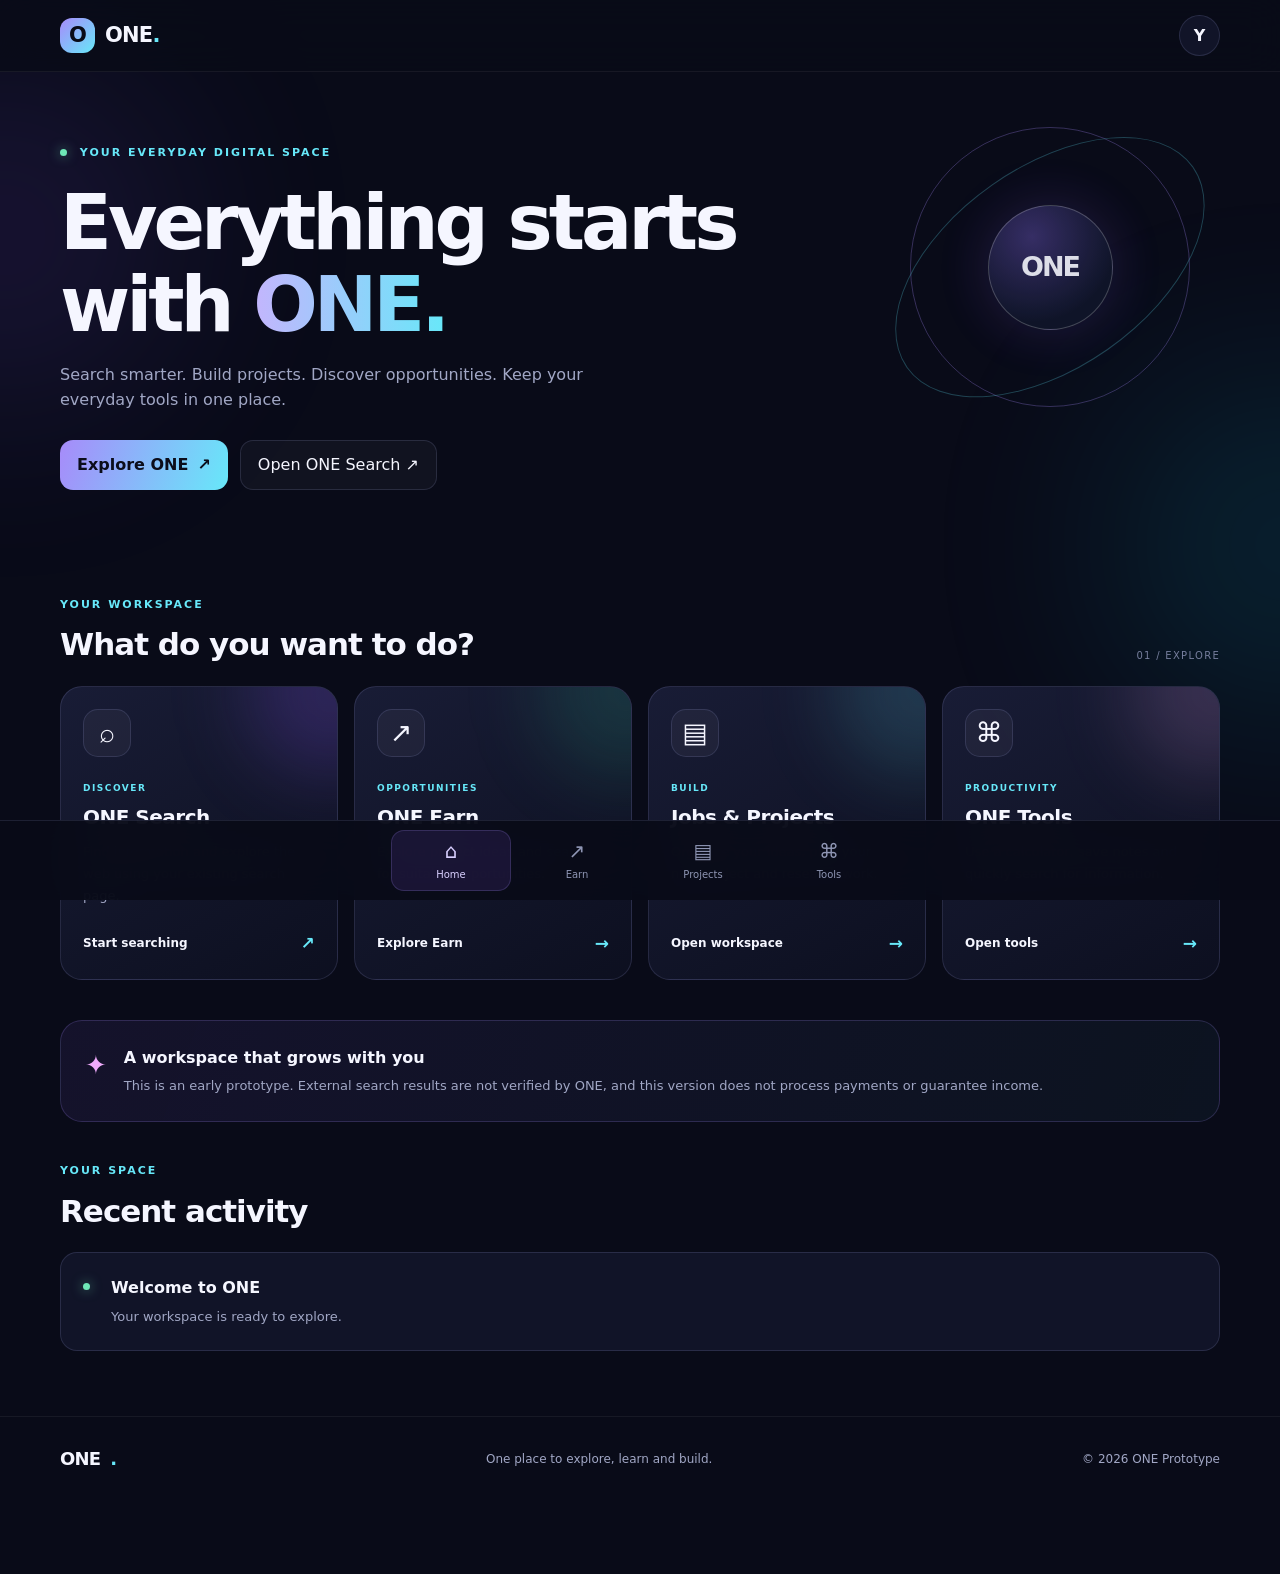
<file: platform.html>
<!DOCTYPE html>
<html lang="en">
<head>
  <meta charset="UTF-8">
  <meta name="viewport" content="width=device-width, initial-scale=1.0">
  <meta name="theme-color" content="#090b18">
  <meta name="description" content="ONE — your everyday search, projects and productivity workspace.">
  <title>ONE — Everyday Life Platform</title>
  <link rel="stylesheet" href="platform.css">
</head>
<body>
  <div class="ambient ambient-one"></div>
  <div class="ambient ambient-two"></div>

  <header class="topbar">
    <a href="platform.html" class="brand" aria-label="ONE home">
      <span class="brand-symbol">O</span>
      <span>ONE<span class="brand-dot">.</span></span>
    </a>

    <button class="profile-button" id="profileButton" type="button"
      aria-label="Open profile">
      <span id="avatarLetter">Y</span>
    </button>
  </header>

  <main class="page-shell">
    <section class="hero" id="home">
      <div class="eyebrow">
        <span class="status-dot"></span>
        YOUR EVERYDAY DIGITAL SPACE
      </div>

      <h1>Everything starts<br>with <span class="gradient-text">ONE.</span></h1>

      <p class="hero-description">
        Search smarter. Build projects. Discover opportunities.
        Keep your everyday tools in one place.
      </p>

      <div class="hero-actions">
        <button class="primary-button" id="startButton" type="button">
          Explore ONE <span aria-hidden="true">↗</span>
        </button>
        <a class="secondary-button" href="answer.html">
          Open ONE Search ↗
        </a>
      </div>

      <div class="hero-orb" aria-hidden="true">
        <div class="orb-ring ring-one"></div>
        <div class="orb-ring ring-two"></div>
        <div class="orb-core">ONE</div>
      </div>
    </section>

    <section class="workspace" id="workspace">
      <div class="section-heading">
        <div>
          <p class="eyebrow">YOUR WORKSPACE</p>
          <h2>What do you want to do?</h2>
        </div>
        <span class="section-count">01 / EXPLORE</span>
      </div>

      <div class="module-grid">
        <a class="module-card search-card" href="answer.html">
          <span class="card-icon">⌕</span>
          <span class="card-tag">DISCOVER</span>
          <h3>ONE Search</h3>
          <p>Find information and explore the web using your existing search page.</p>
          <span class="card-link">Start searching <span>↗</span></span>
        </a>

        <button class="module-card earn-card" type="button" data-view="earn">
          <span class="card-icon">↗</span>
          <span class="card-tag">OPPORTUNITIES</span>
          <h3>ONE Earn</h3>
          <p>Explore project ideas and search for suitable opportunities.</p>
          <span class="card-link">Explore Earn <span>→</span></span>
        </button>

        <button class="module-card jobs-card" type="button" data-view="jobs">
          <span class="card-icon">▤</span>
          <span class="card-tag">BUILD</span>
          <h3>Jobs & Projects</h3>
          <p>Organize your ideas, plan your next project and research work.</p>
          <span class="card-link">Open workspace <span>→</span></span>
        </button>

        <button class="module-card tools-card" type="button" data-view="tools">
          <span class="card-icon">⌘</span>
          <span class="card-tag">PRODUCTIVITY</span>
          <h3>ONE Tools</h3>
          <p>Use a calculator, save notes and quickly search for information.</p>
          <span class="card-link">Open tools <span>→</span></span>
        </button>
      </div>
    </section>

    <section class="notice">
      <span class="notice-icon">✦</span>
      <div>
        <h3>A workspace that grows with you</h3>
        <p>
          This is an early prototype. External search results are not verified
          by ONE, and this version does not process payments or guarantee income.
        </p>
      </div>
    </section>

    <section class="activity-section" id="activity">
      <div class="section-heading">
        <div>
          <p class="eyebrow">YOUR SPACE</p>
          <h2>Recent activity</h2>
        </div>
      </div>

      <div class="activity-card">
        <span class="activity-indicator"></span>
        <div>
          <h3 id="activityTitle">Welcome to ONE</h3>
          <p id="activityText">Your workspace is ready to explore.</p>
        </div>
      </div>
    </section>

    <section class="dynamic-section" id="dynamicSection" hidden>
      <div class="section-heading dynamic-heading">
        <div>
          <p class="eyebrow" id="viewKicker">ONE WORKSPACE</p>
          <h2 id="viewTitle">Your workspace</h2>
        </div>
      </div>

      <div class="view-content" id="viewContent"></div>
    </section>
  </main>

  <footer class="footer">
    <a href="platform.html" class="footer-brand">ONE<span>.</span></a>
    <p>One place to explore, learn and build.</p>
    <p>© <span id="footerYear"></span> ONE Prototype</p>
  </footer>

  <nav class="bottom-nav" aria-label="Main navigation">
    <button class="nav-item active" type="button" data-nav="home">
      <span class="nav-icon">⌂</span>
      <span>Home</span>
    </button>

    <button class="nav-item" type="button" data-nav="earn">
      <span class="nav-icon">↗</span>
      <span>Earn</span>
    </button>

    <button class="nav-item" type="button" data-nav="jobs">
      <span class="nav-icon">▤</span>
      <span>Projects</span>
    </button>

    <button class="nav-item" type="button" data-nav="tools">
      <span class="nav-icon">⌘</span>
      <span>Tools</span>
    </button>
  </nav>

  <script src="platform.js" defer></script>
</body>
</html>
</file>
<file: platform.css>
:root {
  color-scheme: dark;
  --bg: #090b18;
  --surface: rgba(20, 23, 45, 0.84);
  --surface-hover: rgba(30, 34, 63, 0.96);
  --text: #f5f6ff;
  --muted: #a1a7c5;
  --purple: #a78bfa;
  --cyan: #67e8f9;
  --pink: #f0abfc;
  --border: rgba(183, 190, 255, 0.14);
  --radius: 22px;
  --shadow: 0 20px 65px rgba(0, 0, 0, 0.22);
}

* {
  box-sizing: border-box;
}

html {
  scroll-behavior: smooth;
  scroll-padding-top: 90px;
}

body {
  margin: 0;
  min-height: 100vh;
  overflow-x: hidden;
  background: var(--bg);
  color: var(--text);
  font-family: Inter, ui-sans-serif, system-ui, -apple-system,
    BlinkMacSystemFont, "Segoe UI", sans-serif;
  line-height: 1.6;
}

button,
input,
textarea,
select {
  font: inherit;
}

button,
a {
  -webkit-tap-highlight-color: transparent;
}

button {
  color: inherit;
}

a {
  color: inherit;
  text-decoration: none;
}

button:focus-visible,
a:focus-visible,
input:focus-visible,
textarea:focus-visible,
select:focus-visible {
  outline: 2px solid var(--cyan);
  outline-offset: 4px;
}

[hidden] {
  display: none !important;
}

.ambient {
  position: fixed;
  z-index: -1;
  width: 330px;
  height: 330px;
  border-radius: 50%;
  filter: blur(110px);
  opacity: 0.14;
  pointer-events: none;
}

.ambient-one {
  top: 70px;
  left: -160px;
  background: #8757ff;
}

.ambient-two {
  top: 380px;
  right: -170px;
  background: #00c9e8;
}

.topbar {
  position: sticky;
  top: 0;
  z-index: 50;
  display: flex;
  align-items: center;
  justify-content: space-between;
  min-height: 72px;
  padding: 12px max(22px, calc((100vw - 1160px) / 2));
  border-bottom: 1px solid rgba(255, 255, 255, 0.06);
  background: rgba(9, 11, 24, 0.82);
  backdrop-filter: blur(18px);
}

.brand,
.footer-brand {
  display: inline-flex;
  align-items: center;
  gap: 10px;
  font-size: 21px;
  font-weight: 850;
  letter-spacing: -0.8px;
}

.brand-symbol {
  display: grid;
  width: 35px;
  height: 35px;
  place-items: center;
  border-radius: 12px;
  background: linear-gradient(135deg, #a78bfa, #67e8f9);
  color: #090b18;
  font-weight: 900;
}

.brand-dot,
.footer-brand span {
  color: var(--cyan);
}

.profile-button {
  display: grid;
  width: 41px;
  height: 41px;
  place-items: center;
  border: 1px solid var(--border);
  border-radius: 50%;
  background: var(--surface);
  cursor: pointer;
  font-weight: 800;
}

.page-shell {
  width: min(1160px, calc(100% - 44px));
  margin: 0 auto;
}

.hero {
  position: relative;
  display: flex;
  min-height: 420px;
  flex-direction: column;
  align-items: flex-start;
  justify-content: center;
  padding: 72px 0 80px;
  isolation: isolate;
}

.eyebrow {
  margin: 0 0 12px;
  color: var(--cyan);
  font-size: 11px;
  font-weight: 800;
  letter-spacing: 2px;
}

.status-dot,
.activity-indicator {
  display: inline-block;
  width: 7px;
  height: 7px;
  margin-right: 7px;
  border-radius: 50%;
  background: #6ee7b7;
  box-shadow: 0 0 12px rgba(110, 231, 183, 0.6);
}

.hero h1 {
  margin: 8px 0 16px;
  font-size: clamp(42px, 7vw, 76px);
  font-weight: 850;
  letter-spacing: -4px;
  line-height: 1.08;
}

.gradient-text {
  color: var(--purple);
  background: linear-gradient(90deg, #c4b5fd, #67e8f9, #f0abfc);
  background-clip: text;
  -webkit-background-clip: text;
  -webkit-text-fill-color: transparent;
  background-size: 200% 200%;
  animation: gradientShift 8s ease infinite;
}

.hero-description {
  max-width: 530px;
  margin: 0;
  color: var(--muted);
  font-size: 16px;
}

.hero-actions {
  display: flex;
  flex-wrap: wrap;
  gap: 12px;
  margin-top: 27px;
}

.primary-button,
.secondary-button,
.action-button {
  display: inline-flex;
  min-height: 44px;
  align-items: center;
  justify-content: center;
  gap: 9px;
  padding: 11px 17px;
  border: 1px solid var(--border);
  border-radius: 13px;
  cursor: pointer;
  transition: transform 180ms ease, background 180ms ease,
    border-color 180ms ease;
}

.primary-button {
  border: none;
  background: linear-gradient(110deg, #a78bfa, #67e8f9);
  color: #0b0d1b;
  font-weight: 850;
}

.secondary-button,
.action-button {
  background: rgba(255, 255, 255, 0.035);
  color: var(--text);
}

.primary-button:hover,
.secondary-button:hover,
.action-button:hover {
  transform: translateY(-2px);
}

.secondary-button:hover,
.action-button:hover {
  border-color: rgba(103, 232, 249, 0.55);
  background: var(--surface-hover);
}

.hero-orb {
  position: absolute;
  top: 55px;
  right: 30px;
  z-index: -1;
  display: grid;
  width: 280px;
  height: 280px;
  place-items: center;
  opacity: 0.9;
}

.orb-ring {
  position: absolute;
  width: 100%;
  height: 100%;
  border: 1px solid rgba(167, 139, 250, 0.32);
  border-radius: 50%;
  animation: orbit 18s linear infinite;
}

.ring-two {
  width: 72%;
  height: 125%;
  border-color: rgba(103, 232, 249, 0.28);
  transform: rotate(55deg);
  animation-direction: reverse;
}

.orb-core {
  display: grid;
  width: 125px;
  height: 125px;
  place-items: center;
  border: 1px solid rgba(255, 255, 255, 0.24);
  border-radius: 50%;
  background: radial-gradient(circle at 35% 25%, #3c326e, #11162b 70%);
  box-shadow: 0 0 60px rgba(139, 92, 246, 0.22);
  font-size: 27px;
  font-weight: 900;
  letter-spacing: -2px;
}

.section-heading {
  display: flex;
  align-items: flex-end;
  justify-content: space-between;
  gap: 18px;
  margin: 26px 0 22px;
}

.section-heading h2 {
  margin: 0;
  font-size: clamp(23px, 4vw, 31px);
  letter-spacing: -1px;
  line-height: 1.25;
}

.section-count {
  color: #777f9e;
  font-size: 10px;
  letter-spacing: 1.3px;
}

.module-grid {
  display: grid;
  grid-template-columns: repeat(4, minmax(0, 1fr));
  gap: 16px;
}

.module-card {
  position: relative;
  display: flex;
  min-height: 270px;
  flex-direction: column;
  align-items: flex-start;
  padding: 22px;
  overflow: hidden;
  border: 1px solid var(--border);
  border-radius: var(--radius);
  background: linear-gradient(150deg, rgba(27, 30, 57, 0.9), rgba(14, 16, 33, 0.9));
  color: var(--text);
  text-align: left;
  cursor: pointer;
  transition: transform 200ms ease, border-color 200ms ease,
    background 200ms ease;
}

.module-card::after {
  position: absolute;
  top: -80px;
  right: -80px;
  width: 170px;
  height: 170px;
  border-radius: 50%;
  background: var(--glow, rgba(139, 92, 246, 0.15));
  filter: blur(38px);
  content: "";
  pointer-events: none;
}

.module-card:hover {
  transform: translateY(-5px);
  border-color: rgba(167, 139, 250, 0.48);
  background: var(--surface-hover);
}

.search-card {
  --glow: rgba(139, 92, 246, 0.22);
}

.earn-card {
  --glow: rgba(52, 211, 153, 0.16);
}

.jobs-card {
  --glow: rgba(103, 232, 249, 0.16);
}

.tools-card {
  --glow: rgba(240, 171, 252, 0.16);
}

.card-icon {
  display: grid;
  width: 48px;
  height: 48px;
  place-items: center;
  margin-bottom: 24px;
  border: 1px solid var(--border);
  border-radius: 15px;
  background: rgba(255, 255, 255, 0.045);
  font-size: 27px;
}

.card-tag {
  color: var(--cyan);
  font-size: 9px;
  font-weight: 800;
  letter-spacing: 1.5px;
}

.module-card h3 {
  margin: 6px 0 8px;
  font-size: 20px;
  letter-spacing: -0.5px;
}

.module-card p {
  margin: 0 0 22px;
  color: var(--muted);
  font-size: 13px;
  line-height: 1.7;
}

.card-link {
  display: flex;
  width: 100%;
  align-items: center;
  justify-content: space-between;
  gap: 10px;
  margin-top: auto;
  font-size: 12px;
  font-weight: 750;
}

.card-link span {
  color: var(--cyan);
  font-size: 17px;
}

.notice {
  display: flex;
  gap: 17px;
  margin: 40px 0;
  padding: 24px;
  border: 1px solid rgba(167, 139, 250, 0.2);
  border-radius: var(--radius);
  background: linear-gradient(110deg, rgba(139, 92, 246, 0.09), rgba(103, 232, 249, 0.04));
}

.notice-icon {
  color: var(--pink);
  font-size: 26px;
}

.notice h3,
.activity-card h3 {
  margin: 0 0 6px;
  font-size: 16px;
}

.notice p,
.activity-card p {
  margin: 0;
  color: var(--muted);
  font-size: 13px;
}

.activity-section {
  margin-bottom: 65px;
}

.activity-card {
  display: flex;
  align-items: flex-start;
  gap: 14px;
  padding: 22px;
  border: 1px solid var(--border);
  border-radius: 17px;
  background: var(--surface);
}

.activity-card .activity-indicator {
  flex-shrink: 0;
  margin-top: 8px;
}

.dynamic-section {
  margin: 35px 0 70px;
  padding-top: 20px;
  border-top: 1px solid var(--border);
}

.dynamic-heading {
  margin-top: 0;
}

.view-content {
  display: grid;
  grid-template-columns: repeat(2, minmax(0, 1fr));
  gap: 16px;
}

.content-panel {
  min-width: 0;
  padding: 22px;
  border: 1px solid var(--border);
  border-radius: 19px;
  background: var(--surface);
  overflow-wrap: anywhere;
}

.content-panel h3 {
  margin: 0 0 12px;
  font-size: 18px;
}

.content-panel p,
.content-panel li {
  color: var(--muted);
  font-size: 13px;
}

.content-panel ul {
  padding-left: 20px;
}

.content-panel li {
  margin-bottom: 8px;
}

.one-search-form {
  display: flex;
  flex-wrap: wrap;
  gap: 10px;
  margin: 15px 0;
}

.one-search-form label {
  flex: 1 1 200px;
  min-width: 0;
}

.one-search-form input,
.content-panel input,
.content-panel textarea,
.content-panel select {
  display: block;
  width: 100%;
  min-height: 44px;
  padding: 11px 13px;
  border: 1px solid var(--border);
  border-radius: 11px;
  background: #0b0d1c;
  color: var(--text);
}

.content-panel label {
  display: block;
  margin: 12px 0 6px;
  color: #c9cde2;
  font-size: 12px;
}

.content-panel textarea {
  min-height: 110px;
  resize: vertical;
}

.quick-searches {
  display: flex;
  flex-wrap: wrap;
  gap: 8px;
  margin-top: 15px;
}

.action-button {
  min-height: 39px;
  padding: 9px 12px;
  font-size: 12px;
}

.task-item,
.result-box {
  margin-top: 13px;
  padding: 15px;
  border: 1px solid var(--border);
  border-radius: 13px;
  background: rgba(255, 255, 255, 0.025);
}

.task-item h4 {
  margin: 0 0 5px;
  font-size: 15px;
}

.task-item p {
  margin: 5px 0 12px;
}

.result-box {
  overflow-wrap: anywhere;
}

.sr-only {
  position: absolute;
  width: 1px;
  height: 1px;
  padding: 0;
  margin: -1px;
  overflow: hidden;
  clip: rect(0, 0, 0, 0);
  white-space: nowrap;
  border: 0;
}

#oneInternalBack {
  grid-column: 1 / -1;
  justify-self: start;
  margin-bottom: 5px;
}

.footer {
  display: flex;
  flex-wrap: wrap;
  align-items: center;
  justify-content: space-between;
  gap: 12px;
  padding: 28px max(22px, calc((100vw - 1160px) / 2)) 100px;
  border-top: 1px solid rgba(255, 255, 255, 0.06);
  color: var(--muted);
  font-size: 12px;
}

.footer-brand {
  color: var(--text);
  font-size: 18px;
}

.footer p {
  margin: 0;
}

.bottom-nav {
  position: fixed;
  right: 0;
  bottom: 0;
  left: 0;
  z-index: 100;
  display: flex;
  justify-content: center;
  gap: 6px;
  padding: 9px 12px calc(9px + env(safe-area-inset-bottom));
  border-top: 1px solid rgba(183, 190, 255, 0.12);
  background: rgba(9, 11, 24, 0.94);
  backdrop-filter: blur(20px);
}

.nav-item {
  display: flex;
  min-width: 76px;
  flex: 0 1 120px;
  flex-direction: column;
  align-items: center;
  gap: 3px;
  padding: 7px 10px;
  border: 1px solid transparent;
  border-radius: 13px;
  background: transparent;
  color: #8f96b4;
  font-size: 10px;
  cursor: pointer;
}

.nav-icon {
  font-size: 20px;
  line-height: 1.3;
}

.nav-item.active {
  border-color: rgba(167, 139, 250, 0.2);
  background: rgba(139, 92, 246, 0.12);
  color: #d9d0ff;
}

@keyframes gradientShift {
  0%, 100% { background-position: 0% 50%; }
  50% { background-position: 100% 50%; }
}

@keyframes orbit {
  from { transform: rotate(0deg); }
  to { transform: rotate(360deg); }
}

@media (max-width: 1000px) {
  .module-grid {
    grid-template-columns: repeat(2, minmax(0, 1fr));
  }

  .hero-orb {
    right: 0;
    width: 210px;
    height: 210px;
    opacity: 0.55;
  }

  .orb-core {
    width: 95px;
    height: 95px;
  }
}

@media (max-width: 650px) {
  .topbar {
    min-height: 63px;
    padding: 10px 18px;
  }

  .page-shell {
    width: calc(100% - 30px);
  }

  .hero {
    min-height: 390px;
    padding: 58px 0;
  }

  .hero h1 {
    font-size: clamp(43px, 12vw, 62px);
    letter-spacing: -2.5px;
  }

  .hero-description {
    max-width: 390px;
    font-size: 14px;
  }

  .hero-orb {
    top: 20px;
    right: -50px;
    width: 180px;
    height: 180px;
    opacity: 0.25;
  }

  .hero-actions {
    align-items: stretch;
  }

  .module-grid,
  .view-content {
    grid-template-columns: 1fr;
  }

  .module-card {
    min-height: 235px;
  }

  .section-heading {
    align-items: flex-start;
  }

  .section-count {
    display: none;
  }

  .notice {
    padding: 18px;
  }

  .footer {
    flex-direction: column;
    align-items: flex-start;
    padding-right: 18px;
    padding-left: 18px;
    padding-bottom: 105px;
  }

  .bottom-nav {
    justify-content: space-around;
    gap: 2px;
    padding-right: 5px;
    padding-left: 5px;
  }

  .nav-item {
    min-width: 0;
    flex: 1;
    padding: 7px 3px;
  }

  .one-search-form {
    flex-direction: column;
  }

  .one-search-form label {
    flex-basis: auto;
  }

  .one-search-form .action-button {
    width: 100%;
  }

  .content-panel {
    padding: 17px;
  }
}

@media (prefers-reduced-motion: reduce) {
  *,
  *::before,
  *::after {
    scroll-behavior: auto !important;
    animation-duration: 0.01ms !important;
    animation-iteration-count: 1 !important;
    transition-duration: 0.01ms !important;
  }
}
</file>
